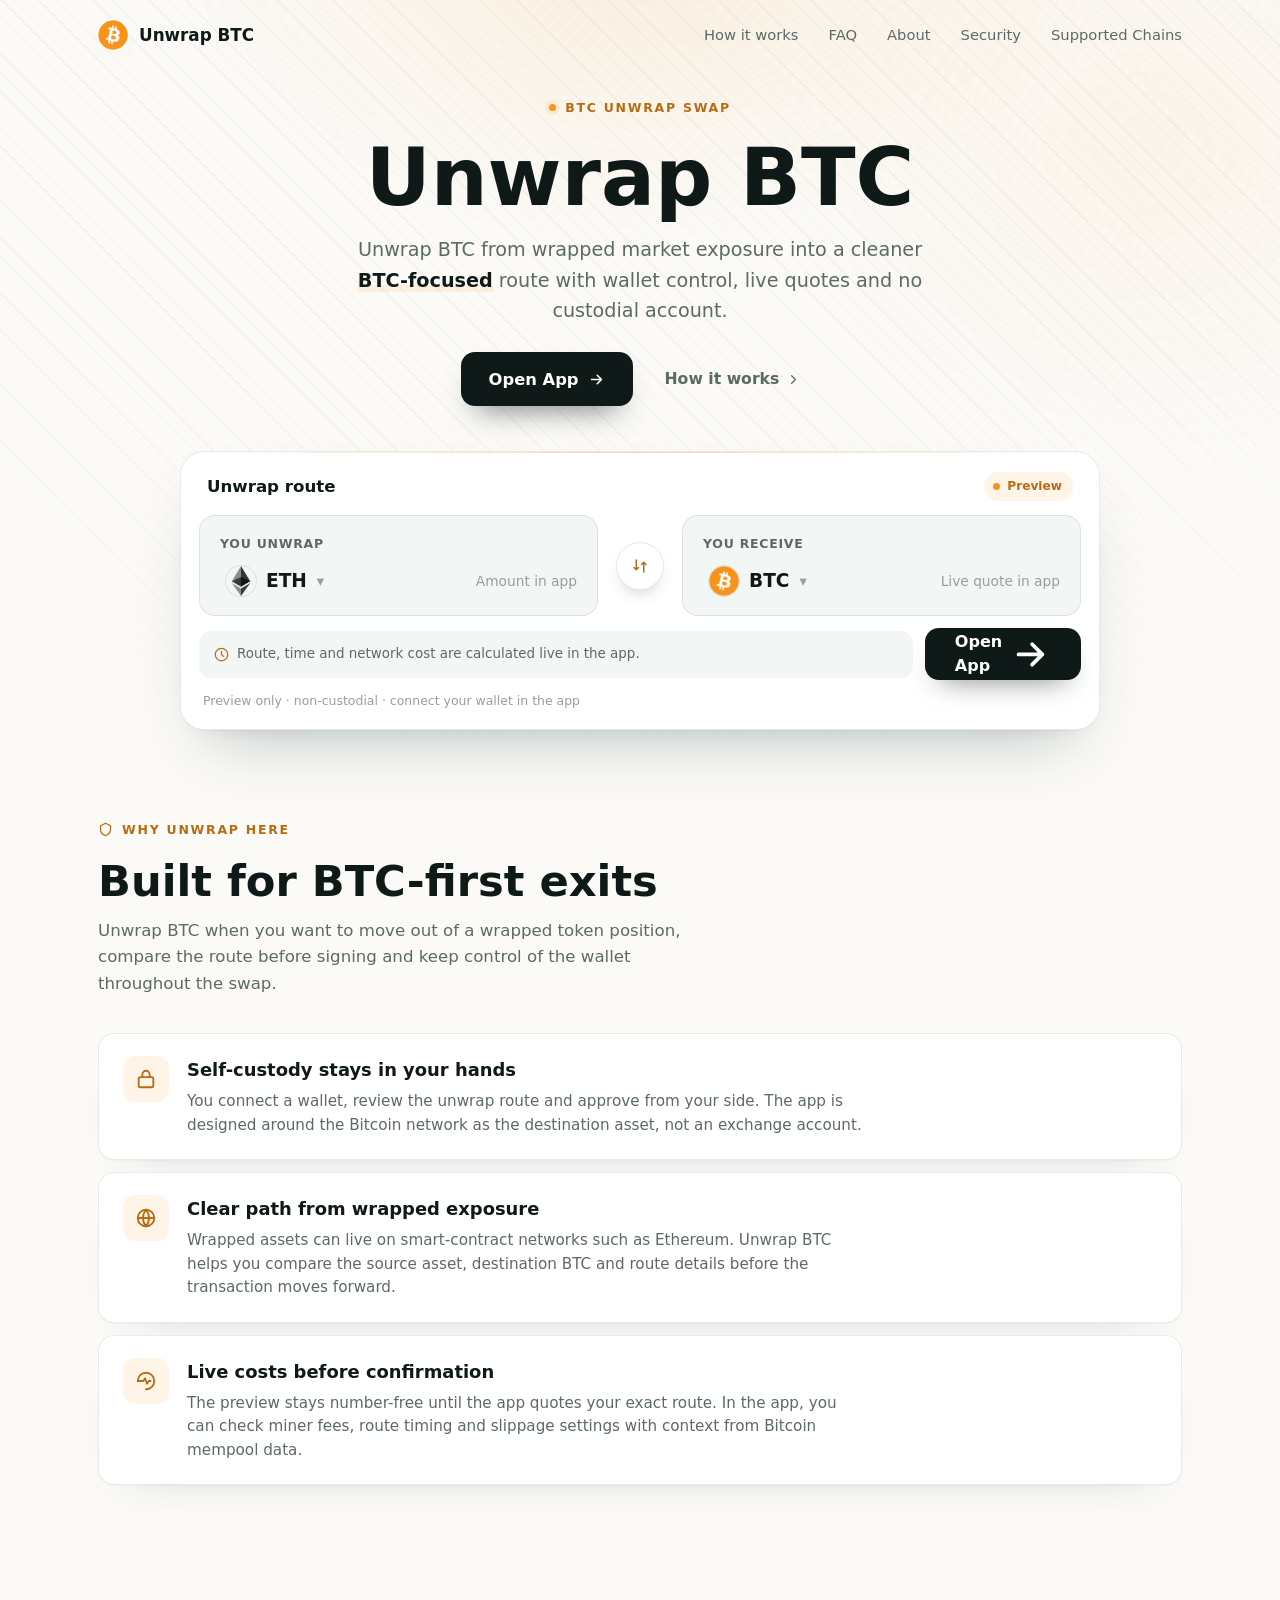
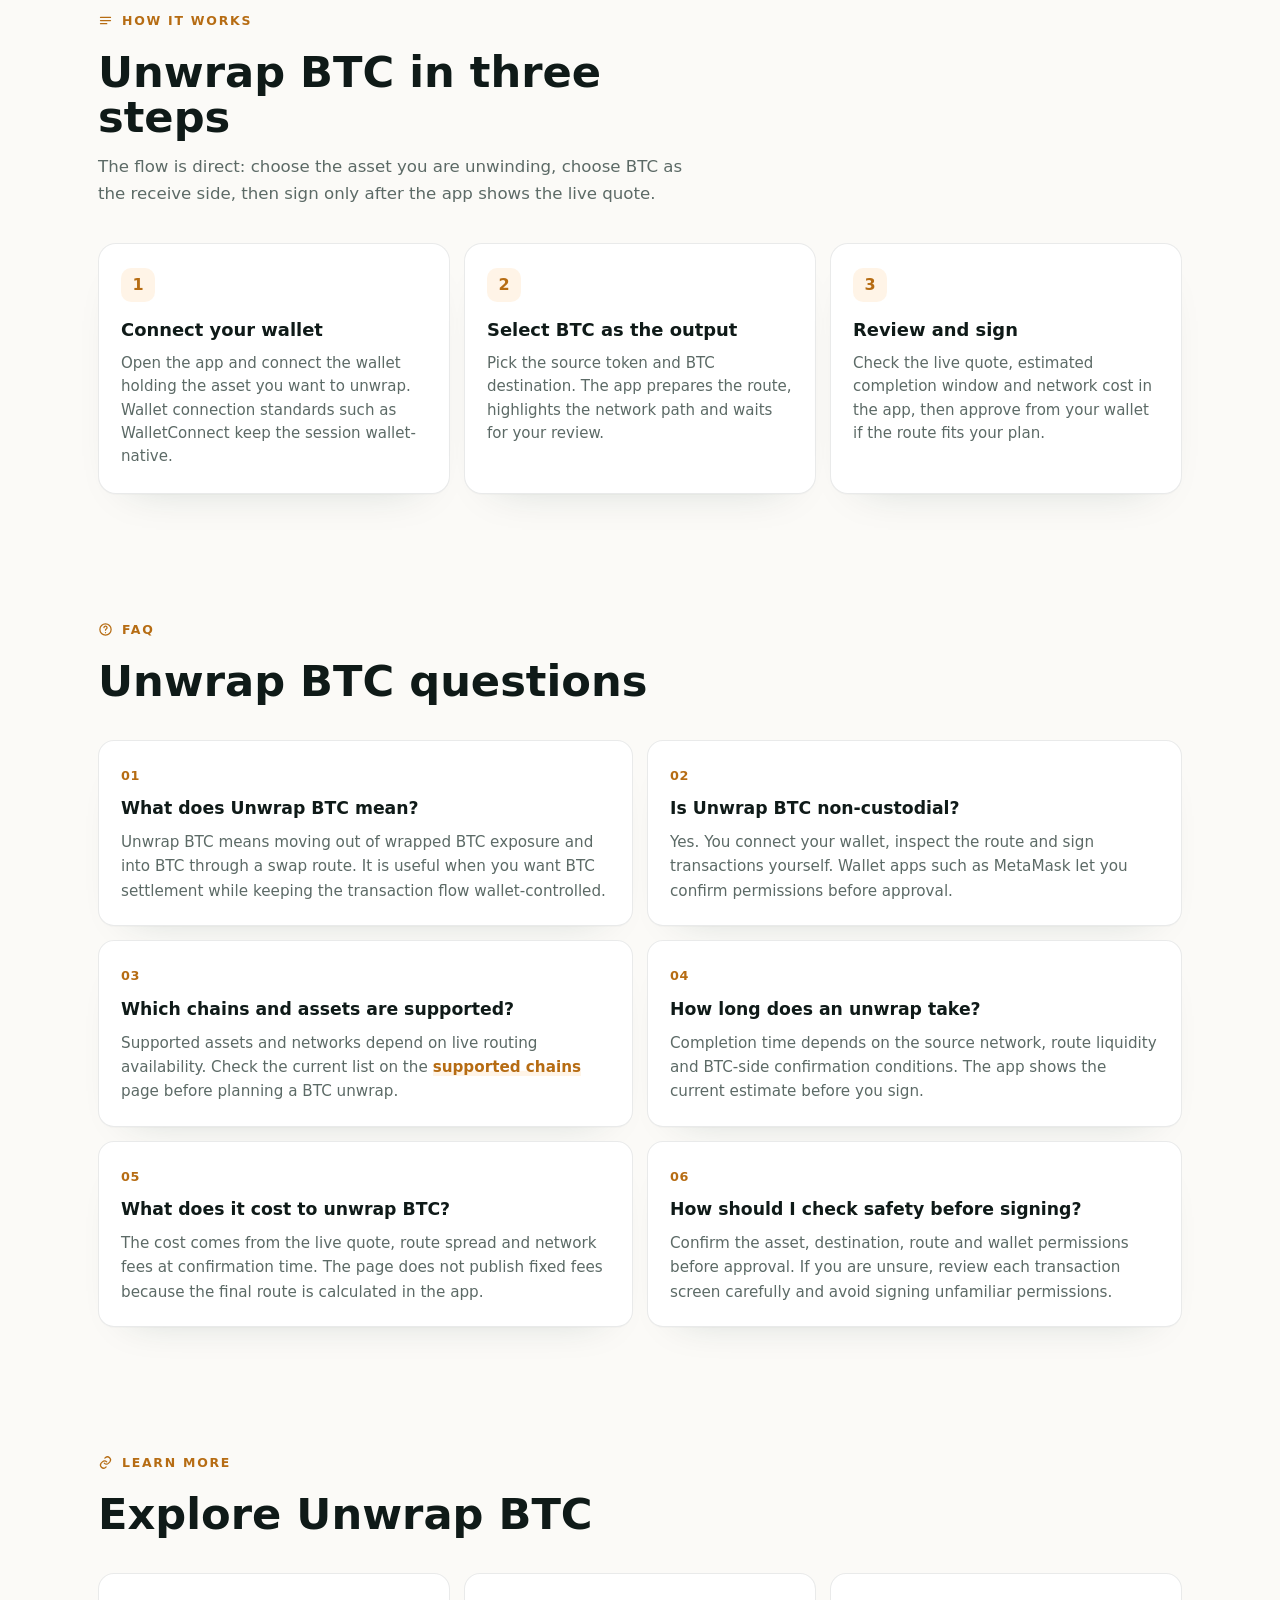
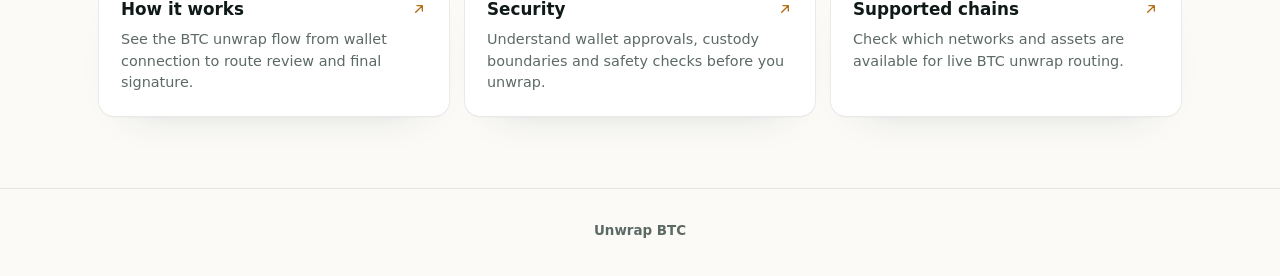
<file: index.html>
<!doctype html>
<html lang="en">
<head>
  <meta charset="utf-8">
  <meta name="viewport" content="width=device-width, initial-scale=1">
  <title>Unwrap BTC - BTC Exit App</title>
  <meta name="description" content="Unwrap BTC with a non-custodial swap app: move from wrapped exposure to BTC with wallet control, live quotes, clear routing and safety checks.">
  <meta name="theme-color" content="#FBFAF7">
  <link rel="canonical" href="https://unwrap-btc.github.io/">
  <meta name="robots" content="index,follow">
  <link rel="icon" type="image/png" href="favicon.png">
  <link rel="apple-touch-icon" href="favicon.png">
  <link rel="manifest" href="site.webmanifest">
  <link rel="prefetch" href="dashboard/">
  <meta property="og:type" content="website">
  <meta property="og:title" content="Unwrap BTC - BTC Exit App">
  <meta property="og:description" content="Unwrap BTC through a non-custodial swap flow with wallet control, live quotes and clear routing before you sign.">
  <meta property="og:image" content="og-cover.png">
  <meta property="og:url" content="https://unwrap-btc.github.io/">
  <style>
  :root{
    --bg:#FBFAF7; --panel:#FFFFFF; --field:#F2F6F4;
    --ink:#0F1A18; --muted:#5C6A66; --faint:#93A09B;
    --line:rgba(15,26,24,.09); --line-2:rgba(15,26,24,.05);
    --accent:#F7931A; --accent-ink:#B66C13; --accent-soft:rgba(247,147,26,.10);
    --pos:#15A34A;
    --radius:22px; --radius-sm:14px;
    --shadow-card:0 1px 0 rgba(15,26,24,.03), 0 34px 64px -30px rgba(10,50,44,.28), 0 10px 24px -18px rgba(10,50,44,.16);
    --shadow-soft:0 1px 0 rgba(15,26,24,.02), 0 20px 44px -32px rgba(10,50,44,.22);
    --ui:"Space Grotesk",-apple-system,system-ui,sans-serif;
    --body:"Inter",-apple-system,system-ui,sans-serif;
  }
  *{box-sizing:border-box}
  html,body{margin:0; overflow-x:hidden}
  body{background:var(--bg); color:var(--ink); font-family:var(--body); line-height:1.55; -webkit-font-smoothing:antialiased; text-rendering:optimizeLegibility; position:relative}
  a{color:inherit; text-decoration:none}
  a.cite{color:inherit; text-decoration:none; border-bottom:1px dotted transparent; transition:border-color .15s ease}
  a.cite:hover{border-bottom-color:var(--faint)}
  img{display:block; max-width:100%}
  button{font:inherit; cursor:pointer; border:none; background:none; color:inherit}
  h1,h2,h3,p{margin:0}

  /* texture: diagonal hatch + soft glow */
  .bg{position:fixed; inset:0; z-index:0; pointer-events:none; overflow:hidden}
  .bg .glow{position:absolute; inset:0; background:
      radial-gradient(760px 480px at 50% -6%, rgba(247,147,26,.11), transparent 62%),
      radial-gradient(620px 520px at 90% 16%, rgba(247,147,26,.06), transparent 60%);}
  .bg .hatch{position:absolute; inset:0;
    background-image:repeating-linear-gradient(45deg, rgba(15,26,24,.04) 0 1px, transparent 1px 13px);
    -webkit-mask-image:radial-gradient(130% 85% at 50% 8%, #000 46%, transparent 90%);
            mask-image:radial-gradient(130% 85% at 50% 8%, #000 46%, transparent 90%);}

  .topbar{position:relative; z-index:5; display:flex; align-items:center; gap:22px; width:min(100%,1180px); margin:0 auto; padding:20px clamp(18px,4vw,48px) 8px}
  .brand{display:inline-flex; align-items:center; gap:11px; font-family:var(--ui); font-weight:600; font-size:1.05rem; letter-spacing:0}
  .brand img{width:30px; height:30px; border-radius:50%; box-shadow:0 0 0 1px rgba(255,255,255,.8), 0 8px 18px -12px rgba(247,147,26,.5)}
  .spacer{flex:1}
  .nav{display:flex; align-items:center; gap:clamp(16px,2.6vw,30px)}
  .nav a{font-family:var(--ui); font-weight:500; font-size:.92rem; color:var(--muted); transition:color .16s ease}
  .nav a:hover{color:var(--accent-ink)}

  .wrap{position:relative; z-index:2; width:min(100%,1180px); margin:0 auto; padding:0 clamp(18px,4vw,48px)}
  .sec{padding-top:clamp(50px,7vh,90px); padding-bottom:clamp(50px,7vh,90px)}
  .sec-head{max-width:60ch; margin:0 0 clamp(26px,4vh,40px)}
  .eyebrow{display:inline-flex; align-items:center; gap:9px; font-family:var(--ui); font-weight:600; font-size:.78rem; letter-spacing:.14em; text-transform:uppercase; color:var(--accent-ink)}
  .eyebrow .dot{width:7px; height:7px; border-radius:50%; background:var(--accent); box-shadow:0 0 0 4px var(--accent-soft)}
  .eyebrow svg{width:15px; height:15px}
  .h2{margin-top:14px; font-family:var(--ui); font-weight:700; color:var(--ink); font-size:clamp(1.9rem,3.4vw,2.7rem); line-height:1.04; letter-spacing:0}
  .sec-head p{margin-top:14px; color:var(--muted); font-size:clamp(1rem,1.3vw,1.12rem); line-height:1.6}

  /* hero centered headline + WIDE route band */
  .hero{text-align:center; padding-top:clamp(24px,4vh,52px); padding-bottom:clamp(16px,3vh,32px)}
  .hero .eyebrow{margin:0 auto}
  .hero h1{margin:20px auto 0; font-family:var(--ui); font-weight:700; color:var(--ink); font-size:clamp(2.9rem,6.6vw,5rem); line-height:.98; letter-spacing:0; max-width:16ch}
  .deck{max-width:50ch; margin:18px auto 0; color:var(--muted); font-size:clamp(1.04rem,1.5vw,1.2rem); line-height:1.58}
  .deck strong{color:var(--ink); font-weight:600; box-shadow:inset 0 -.36em 0 var(--accent-soft)}
  .cta-row{display:flex; flex-wrap:wrap; align-items:center; justify-content:center; gap:14px; margin:26px 0 0}
  .primary{display:inline-flex; align-items:center; justify-content:center; gap:9px; min-height:54px; padding:0 28px; border-radius:14px; background:var(--ink); color:#fff; font-family:var(--ui); font-weight:600; font-size:1.02rem; letter-spacing:0; box-shadow:0 16px 30px -16px rgba(15,26,24,.7); transition:transform .18s ease, filter .18s ease}
  .primary:hover{transform:translateY(-1px); filter:brightness(1.08)}
  .primary svg{width:17px; height:17px}
  .ghost{display:inline-flex; align-items:center; gap:7px; min-height:54px; padding:0 18px; font-family:var(--ui); font-weight:600; font-size:.98rem; color:var(--muted); transition:color .16s ease}
  .ghost:hover{color:var(--accent-ink)}
  .ghost svg{width:15px; height:15px}

  /* WIDE route band */
  .routebar{width:min(100%,920px); margin:clamp(32px,5vh,48px) auto 0; padding:18px; background:var(--panel); border:1px solid var(--line); border-radius:24px; box-shadow:var(--shadow-card); position:relative; text-align:left}
  .routebar::before{content:""; position:absolute; inset:0 0 auto; height:1px; border-radius:24px 24px 0 0; background:linear-gradient(90deg, transparent, rgba(247,147,26,.4), transparent)}
  .rhead{display:flex; align-items:center; justify-content:space-between; padding:2px 8px 14px}
  .rhead .ct{font-family:var(--ui); font-weight:600; font-size:1.04rem}
  .pill{display:inline-flex; align-items:center; gap:7px; padding:5px 11px 5px 9px; border-radius:999px; background:var(--accent-soft); color:var(--accent-ink); font-family:var(--ui); font-weight:600; font-size:.76rem}
  .pill .pdot{width:7px; height:7px; border-radius:50%; background:var(--accent); animation:pulse 2.4s ease-out infinite}
  .rgrid{display:grid; grid-template-columns:minmax(0,1fr) 56px minmax(0,1fr); align-items:center; gap:14px}
  .leg{min-width:0; padding:18px 20px; border:1px solid var(--line); border-radius:16px; background:var(--field)}
  .leg .lab{display:block; color:var(--muted); font-size:.78rem; font-weight:600; letter-spacing:.06em; text-transform:uppercase}
  .leg .legrow{display:flex; align-items:center; justify-content:space-between; gap:12px; margin-top:12px}
  .leg .tok{display:inline-flex; align-items:center; gap:10px; font-family:var(--ui); font-weight:600; font-size:1.16rem}
  .leg .tok img{width:30px; height:30px; border-radius:50%; box-shadow:0 0 0 1px var(--line)}
  .leg .tok .cv{color:var(--faint); font-size:.78em}
  .leg .gv{color:var(--faint); font-size:.86rem; white-space:nowrap}
  .rswitch{width:48px; height:48px; justify-self:center; border-radius:50%; border:1px solid var(--line); background:var(--panel); color:var(--accent-ink); display:grid; place-items:center; box-shadow:0 8px 18px -10px rgba(10,50,44,.4); transition:transform .25s ease}
  .rswitch svg{width:18px; height:18px}
  .rswitch:hover{transform:rotate(180deg)}
  .rbar-foot{display:flex; flex-wrap:wrap; align-items:center; gap:12px; margin-top:12px}
  .rmeta{flex:1; min-width:200px; display:flex; align-items:center; gap:8px; padding:13px 15px; border-radius:12px; background:var(--field); color:var(--muted); font-size:.84rem}
  .rmeta svg{width:15px; height:15px; color:var(--accent-ink); flex:none}
  .rcta{display:inline-flex; align-items:center; justify-content:center; gap:8px; min-height:52px; padding:0 30px; border-radius:14px; background:var(--ink); color:#fff; font-family:var(--ui); font-weight:600; font-size:1rem; box-shadow:0 14px 28px -16px rgba(15,26,24,.65); transition:transform .18s ease, filter .18s ease}
  .rcta:hover{transform:translateY(-1px); filter:brightness(1.08)}
  .rnote{margin:11px 4px 0; color:var(--faint); font-size:.78rem}

  /* why icon-left rows */
  .rows{display:grid; gap:12px}
  .frow2{display:flex; align-items:flex-start; gap:18px; padding:22px 24px; background:var(--panel); border:1px solid var(--line); border-radius:16px; box-shadow:var(--shadow-soft)}
  .frow2 .ico{width:46px; height:46px; flex:none; border-radius:12px; display:grid; place-items:center; background:var(--accent-soft); color:var(--accent-ink)}
  .frow2 .ico svg{width:22px; height:22px}
  .frow2 h3{font-family:var(--ui); font-weight:600; font-size:1.12rem; color:var(--ink); letter-spacing:0}
  .frow2 p{margin-top:6px; color:var(--muted); font-size:.95rem; line-height:1.55; max-width:70ch}

  /* how it works */
  .steps{display:grid; grid-template-columns:repeat(3,1fr); gap:14px}
  .step{padding:24px 22px; background:var(--panel); border:1px solid var(--line); border-radius:18px; box-shadow:var(--shadow-soft)}
  .step .num{display:inline-grid; place-items:center; width:34px; height:34px; border-radius:10px; background:var(--accent-soft); color:var(--accent-ink); font-family:var(--ui); font-weight:700; margin-bottom:14px}
  .step h3{margin:0 0 8px; font-family:var(--ui); font-weight:600; font-size:1.12rem; color:var(--ink); letter-spacing:0}
  .step p{color:var(--muted); font-size:.94rem; line-height:1.55}

  /* FAQ 2-col cards */
  .faq{display:grid; grid-template-columns:repeat(2,1fr); gap:14px}
  .qa{padding:22px; background:var(--panel); border:1px solid var(--line); border-radius:16px; box-shadow:var(--shadow-soft)}
  .qa .qn{font-family:var(--ui); font-weight:700; font-size:.8rem; color:var(--accent-ink); letter-spacing:.04em}
  .qa h3{margin:8px 0 8px; font-family:var(--ui); font-weight:600; font-size:1.08rem; color:var(--ink); letter-spacing:0}
  .qa p{color:var(--muted); font-size:.95rem; line-height:1.6}
  .qa a:not(.cite){color:var(--accent-ink); font-weight:600; box-shadow:inset 0 -.34em 0 var(--accent-soft)}

  /* related */
  .related{display:grid; grid-template-columns:repeat(3,1fr); gap:14px}
  .rel{display:flex; flex-direction:column; gap:7px; padding:22px; background:var(--panel); border:1px solid var(--line); border-radius:16px; box-shadow:var(--shadow-soft); transition:transform .16s ease, border-color .16s ease}
  .rel:hover{transform:translateY(-2px); border-color:rgba(247,147,26,.35)}
  .rel .rt{display:flex; align-items:center; justify-content:space-between; gap:10px; font-family:var(--ui); font-weight:600; font-size:1.05rem; color:var(--ink); letter-spacing:0}
  .rel .rt svg{width:16px; height:16px; color:var(--accent-ink); flex:none}
  .rel p{color:var(--muted); font-size:.9rem; line-height:1.5}

  .footer{position:relative; z-index:2; border-top:1px solid var(--line); margin-top:8px}
  .footer .wrap{padding-top:26px; padding-bottom:34px; text-align:center; color:var(--faint); font-size:.84rem}
  .footer b{color:var(--muted); font-weight:600}

  @keyframes pulse{0%{box-shadow:0 0 0 0 var(--accent-soft)} 70%{box-shadow:0 0 0 8px rgba(247,147,26,0)} 100%{box-shadow:0 0 0 0 rgba(247,147,26,0)}}

  @media (max-width:920px){
    .nav{display:none}
    .rgrid{grid-template-columns:1fr; gap:9px}
    .rswitch{transform:rotate(90deg)}
    .rswitch:hover{transform:rotate(270deg)}
    .steps,.faq,.related{grid-template-columns:1fr}
  }
  @media (max-width:430px){
    .hero h1{font-size:clamp(2.5rem,12vw,3.5rem)}
    .cta-row .primary,.cta-row .ghost{width:100%}
    .rbar-foot{flex-direction:column; align-items:stretch}
    .rcta{width:100%}
  }
  @media (prefers-reduced-motion:reduce){*{animation-duration:.01ms!important; transition-duration:.01ms!important}}
  </style>
</head>
<body>
  <div class="bg" aria-hidden="true"><div class="glow"></div><div class="hatch"></div></div>

  <header class="topbar">
    <a class="brand" href="./">
      <img src="favicon.png" width="30" height="30" alt="">
      <span>Unwrap BTC</span>
    </a>
    <span class="spacer"></span>
    <nav class="nav" aria-label="Main Navigation">
      <a href="how-it-works/">How it works</a>
      <a href="faq/">FAQ</a>
      <a href="about/">About</a>
      <a href="security/">Security</a>
      <a href="supported-chains/">Supported Chains</a>
    </nav>
  </header>

  <main>
    <section class="wrap hero">
      <span class="eyebrow"><span class="dot"></span>BTC Unwrap Swap</span>
      <h1>Unwrap BTC</h1>
      <p class="deck">Unwrap BTC from wrapped market exposure into a cleaner <strong>BTC-focused</strong> route with wallet control, live quotes and no custodial account.</p>
      <div class="cta-row">
        <a class="primary" href="dashboard/">Open App
          <svg viewBox="0 0 24 24" fill="none" stroke="currentColor" stroke-width="2.2" stroke-linecap="round" stroke-linejoin="round"><path d="M5 12h14M13 6l6 6-6 6"/></svg>
        </a>
        <a class="ghost" href="how-it-works/">How it works
          <svg viewBox="0 0 24 24" fill="none" stroke="currentColor" stroke-width="2" stroke-linecap="round" stroke-linejoin="round"><path d="M9 6l6 6-6 6"/></svg>
        </a>
      </div>

      <section class="routebar" aria-label="Unwrap BTC preview">
        <div class="rhead">
          <span class="ct">Unwrap route</span>
          <span class="pill"><span class="pdot"></span>Preview</span>
        </div>
        <div class="rgrid">
          <div class="leg">
            <span class="lab">You unwrap</span>
            <div class="legrow">
              <button class="tok" type="button"><img src="eth.png" alt="ETH">ETH <span class="cv" aria-hidden="true">&#9662;</span></button>
              <span class="gv">Amount in app</span>
            </div>
          </div>
          <button class="rswitch" type="button" data-switch aria-label="Switch direction">
            <svg viewBox="0 0 24 24" fill="none" stroke="currentColor" stroke-width="2" stroke-linecap="round" stroke-linejoin="round"><path d="M7 4v13M4 14l3 3 3-3M17 20V7M14 10l3-3 3 3"/></svg>
          </button>
          <div class="leg">
            <span class="lab">You receive</span>
            <div class="legrow">
              <button class="tok" type="button"><img src="btc.png" alt="BTC">BTC <span class="cv" aria-hidden="true">&#9662;</span></button>
              <span class="gv">Live quote in app</span>
            </div>
          </div>
        </div>
        <div class="rbar-foot">
          <div class="rmeta">
            <svg viewBox="0 0 24 24" fill="none" stroke="currentColor" stroke-width="2" stroke-linecap="round" stroke-linejoin="round"><path d="M12 2a10 10 0 1 0 10 10A10 10 0 0 0 12 2zm0 5v5l3 3"/></svg>
            Route, time and network cost are calculated live in the app.
          </div>
          <a class="rcta" href="dashboard/">Open App
            <svg viewBox="0 0 24 24" fill="none" stroke="currentColor" stroke-width="2.2" stroke-linecap="round" stroke-linejoin="round"><path d="M5 12h14M13 6l6 6-6 6"/></svg>
          </a>
        </div>
        <p class="rnote">Preview only &middot; non-custodial &middot; connect your wallet in the app</p>
      </section>
    </section>

    <!-- WHY (icon-left rows) -->
    <section class="wrap sec" id="why">
      <div class="sec-head">
        <span class="eyebrow"><svg viewBox="0 0 24 24" fill="none" stroke="currentColor" stroke-width="2" stroke-linecap="round" stroke-linejoin="round"><path d="M12 2l8 4v6c0 5-3.5 8-8 10-4.5-2-8-5-8-10V6l8-4z"/></svg>Why unwrap here</span>
        <h2 class="h2">Built for BTC-first exits</h2>
        <p>Unwrap BTC when you want to move out of a wrapped token position, compare the route before signing and keep control of the wallet throughout the swap.</p>
      </div>
      <div class="rows">
        <div class="frow2">
          <span class="ico"><svg viewBox="0 0 24 24" fill="none" stroke="currentColor" stroke-width="2" stroke-linecap="round" stroke-linejoin="round"><rect x="4" y="10" width="16" height="11" rx="2"/><path d="M8 10V7a4 4 0 0 1 8 0v3"/></svg></span>
          <div><h3>Self-custody stays in your hands</h3><p>You connect a wallet, review the unwrap route and approve from your side. The app is designed around <a class="cite" href="https://bitcoin.org/en/how-it-works" rel="nofollow noopener noreferrer">the Bitcoin network</a> as the destination asset, not an exchange account.</p></div>
        </div>
        <div class="frow2">
          <span class="ico"><svg viewBox="0 0 24 24" fill="none" stroke="currentColor" stroke-width="2" stroke-linecap="round" stroke-linejoin="round"><circle cx="12" cy="12" r="9"/><path d="M3 12h18M12 3a14 14 0 0 1 0 18M12 3a14 14 0 0 0 0 18"/></svg></span>
          <div><h3>Clear path from wrapped exposure</h3><p>Wrapped assets can live on smart-contract networks such as <a class="cite" href="https://ethereum.org/" rel="nofollow noopener noreferrer">Ethereum</a>. Unwrap BTC helps you compare the source asset, destination BTC and route details before the transaction moves forward.</p></div>
        </div>
        <div class="frow2">
          <span class="ico"><svg viewBox="0 0 24 24" fill="none" stroke="currentColor" stroke-width="2" stroke-linecap="round" stroke-linejoin="round"><path d="M3 12a9 9 0 0 1 9-9 9 9 0 0 1 9 9 9 9 0 0 1-9 9"/><path d="M3 12h6l2-3 2 6 2-3h2"/></svg></span>
          <div><h3>Live costs before confirmation</h3><p>The preview stays number-free until the app quotes your exact route. In the app, you can check miner fees, route timing and slippage settings with context from <a class="cite" href="https://mempool.space/" rel="nofollow noopener noreferrer">Bitcoin mempool data</a>.</p></div>
        </div>
      </div>
    </section>

    <section class="wrap sec" id="how">
      <div class="sec-head">
        <span class="eyebrow"><svg viewBox="0 0 24 24" fill="none" stroke="currentColor" stroke-width="2" stroke-linecap="round" stroke-linejoin="round"><path d="M4 7h16M4 12h16M4 17h10"/></svg>How it works</span>
        <h2 class="h2">Unwrap BTC in three steps</h2>
        <p>The flow is direct: choose the asset you are unwinding, choose BTC as the receive side, then sign only after the app shows the live quote.</p>
      </div>
      <div class="steps">
        <div class="step"><span class="num">1</span><h3>Connect your wallet</h3><p>Open the app and connect the wallet holding the asset you want to unwrap. Wallet connection standards such as <a class="cite" href="https://walletconnect.com/" rel="nofollow noopener noreferrer">WalletConnect</a> keep the session wallet-native.</p></div>
        <div class="step"><span class="num">2</span><h3>Select BTC as the output</h3><p>Pick the source token and BTC destination. The app prepares the route, highlights the network path and waits for your review.</p></div>
        <div class="step"><span class="num">3</span><h3>Review and sign</h3><p>Check the live quote, estimated completion window and network cost in the app, then approve from your wallet if the route fits your plan.</p></div>
      </div>
    </section>

    <!-- FAQ (2-col) -->
    <section class="wrap sec" id="faq">
      <div class="sec-head">
        <span class="eyebrow"><svg viewBox="0 0 24 24" fill="none" stroke="currentColor" stroke-width="2" stroke-linecap="round" stroke-linejoin="round"><circle cx="12" cy="12" r="9"/><path d="M9.5 9a2.5 2.5 0 1 1 3.5 2.3c-.8.4-1 .8-1 1.7M12 17h.01"/></svg>FAQ</span>
        <h2 class="h2">Unwrap BTC questions</h2>
      </div>
      <div class="faq">
        <div class="qa"><span class="qn">01</span><h3>What does Unwrap BTC mean?</h3><p>Unwrap BTC means moving out of wrapped BTC exposure and into BTC through a swap route. It is useful when you want BTC settlement while keeping the transaction flow wallet-controlled.</p></div>
        <div class="qa"><span class="qn">02</span><h3>Is Unwrap BTC non-custodial?</h3><p>Yes. You connect your wallet, inspect the route and sign transactions yourself. Wallet apps such as <a class="cite" href="https://metamask.io/" rel="nofollow noopener noreferrer">MetaMask</a> let you confirm permissions before approval.</p></div>
        <div class="qa"><span class="qn">03</span><h3>Which chains and assets are supported?</h3><p>Supported assets and networks depend on live routing availability. Check the current list on the <a href="supported-chains/">supported chains</a> page before planning a BTC unwrap.</p></div>
        <div class="qa"><span class="qn">04</span><h3>How long does an unwrap take?</h3><p>Completion time depends on the source network, route liquidity and BTC-side confirmation conditions. The app shows the current estimate before you sign.</p></div>
        <div class="qa"><span class="qn">05</span><h3>What does it cost to unwrap BTC?</h3><p>The cost comes from the live quote, route spread and network fees at confirmation time. The page does not publish fixed fees because the final route is calculated in the app.</p></div>
        <div class="qa"><span class="qn">06</span><h3>How should I check safety before signing?</h3><p>Confirm the asset, destination, route and wallet permissions before approval. If you are unsure, review each transaction screen carefully and avoid signing unfamiliar permissions.</p></div>
      </div>
    </section>

    <section class="wrap sec" id="more">
      <div class="sec-head">
        <span class="eyebrow"><svg viewBox="0 0 24 24" fill="none" stroke="currentColor" stroke-width="2" stroke-linecap="round" stroke-linejoin="round"><path d="M10 13a5 5 0 0 0 7 0l2-2a5 5 0 0 0-7-7l-1 1M14 11a5 5 0 0 0-7 0l-2 2a5 5 0 0 0 7 7l1-1"/></svg>Learn more</span>
        <h2 class="h2">Explore Unwrap BTC</h2>
      </div>
      <div class="related">
        <a class="rel" href="how-it-works/"><span class="rt">How it works <svg viewBox="0 0 24 24" fill="none" stroke="currentColor" stroke-width="2" stroke-linecap="round" stroke-linejoin="round"><path d="M7 17 17 7M9 7h8v8"/></svg></span><p>See the BTC unwrap flow from wallet connection to route review and final signature.</p></a>
        <a class="rel" href="security/"><span class="rt">Security <svg viewBox="0 0 24 24" fill="none" stroke="currentColor" stroke-width="2" stroke-linecap="round" stroke-linejoin="round"><path d="M7 17 17 7M9 7h8v8"/></svg></span><p>Understand wallet approvals, custody boundaries and safety checks before you unwrap.</p></a>
        <a class="rel" href="supported-chains/"><span class="rt">Supported chains <svg viewBox="0 0 24 24" fill="none" stroke="currentColor" stroke-width="2" stroke-linecap="round" stroke-linejoin="round"><path d="M7 17 17 7M9 7h8v8"/></svg></span><p>Check which networks and assets are available for live BTC unwrap routing.</p></a>
      </div>
    </section>
  </main>

  <footer class="footer">
    <div class="wrap">
      
      <p style="margin-top:6px"><b>Unwrap BTC</b></p>
    </div>
  </footer>

  <script type="application/ld+json">
  {"@context":"https://schema.org","@graph":[
    {"@type":"WebSite","@id":"https://unwrap-btc.github.io/#website","url":"https://unwrap-btc.github.io/","name":"Unwrap BTC"},
    {"@type":"Organization","@id":"https://unwrap-btc.github.io/#org","name":"Unwrap BTC","url":"https://unwrap-btc.github.io/","logo":"https://unwrap-btc.github.io/favicon.png"},
    {"@type":"WebApplication","name":"Unwrap BTC","applicationCategory":"FinanceApplication","operatingSystem":"Web","url":"https://unwrap-btc.github.io/","browserRequirements":"Requires a Web3 wallet","description":"Non-custodial swap app for unwrapping BTC exposure with wallet-controlled routing, live quotes and review before signing."},
    {"@type":"FAQPage","mainEntity":[
      {"@type":"Question","name":"What does Unwrap BTC mean?","acceptedAnswer":{"@type":"Answer","text":"Unwrap BTC means moving out of wrapped BTC exposure and into BTC through a swap route. It is useful when you want BTC settlement while keeping the transaction flow wallet-controlled."}},
      {"@type":"Question","name":"Is Unwrap BTC non-custodial?","acceptedAnswer":{"@type":"Answer","text":"Yes. You connect your wallet, inspect the route and sign transactions yourself. Wallet apps such as MetaMask let you confirm permissions before approval."}},
      {"@type":"Question","name":"Which chains and assets are supported?","acceptedAnswer":{"@type":"Answer","text":"Supported assets and networks depend on live routing availability. Check the current list on the supported chains page before planning a BTC unwrap."}},
      {"@type":"Question","name":"How long does an unwrap take?","acceptedAnswer":{"@type":"Answer","text":"Completion time depends on the source network, route liquidity and BTC-side confirmation conditions. The app shows the current estimate before you sign."}},
      {"@type":"Question","name":"What does it cost to unwrap BTC?","acceptedAnswer":{"@type":"Answer","text":"The cost comes from the live quote, route spread and network fees at confirmation time. The page does not publish fixed fees because the final route is calculated in the app."}},
      {"@type":"Question","name":"How should I check safety before signing?","acceptedAnswer":{"@type":"Answer","text":"Confirm the asset, destination, route and wallet permissions before approval. If you are unsure, review each transaction screen carefully and avoid signing unfamiliar permissions."}}
    ]}
  ]}
  </script>

  <script>
  (function(){"use strict";var b=document.querySelector("[data-switch]");if(!b)return;b.addEventListener("click",function(){var p=document.querySelectorAll(".rgrid .tok");if(p.length<2)return;var t=p[0].innerHTML;p[0].innerHTML=p[1].innerHTML;p[1].innerHTML=t;});}());
  </script>
</body>
</html>
</file>
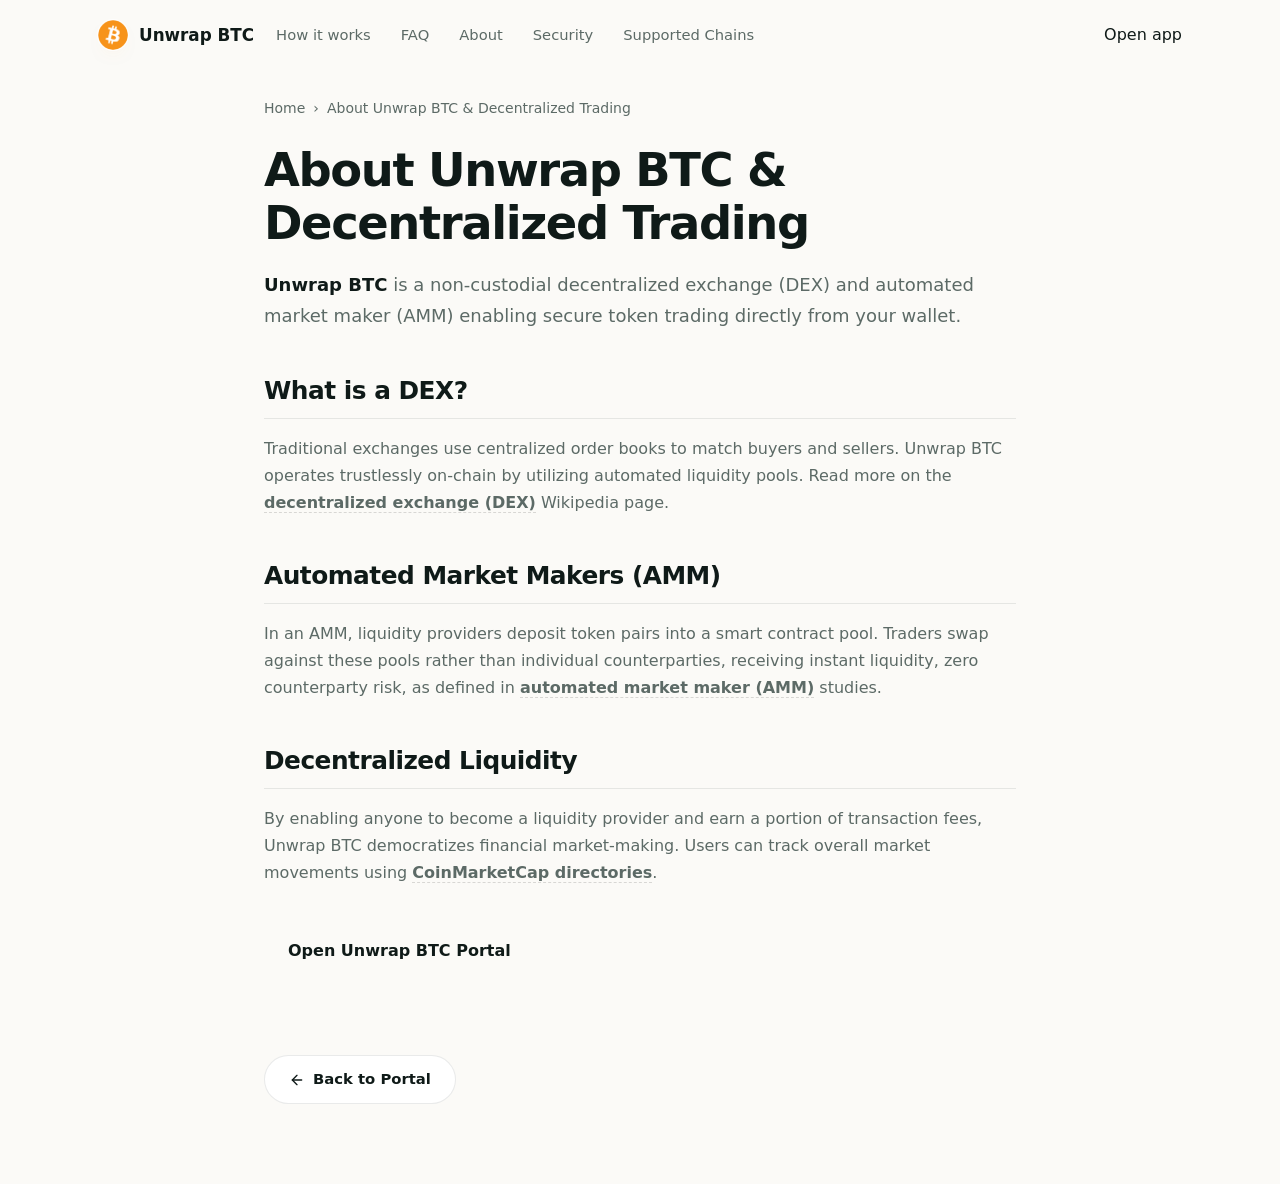
<file: about/index.html>
<!doctype html>
<html lang="en">
<head>
  <meta charset="utf-8">
  <meta name="viewport" content="width=device-width, initial-scale=1, viewport-fit=cover">
  <title>About Unwrap BTC & Decentralized Trading</title>
  <meta name="description" content="Unwrap BTC is a non-custodial decentralized exchange (DEX) and automated market maker (AMM) enabling secure token trading directly from your wallet.">
  <link rel="canonical" href="https://unwrap-btc.github.io/about/">
  <meta name="robots" content="index,follow">
  <meta property="og:type" content="website">
  <meta property="og:title" content="About Unwrap BTC & Decentralized Trading">
  <meta property="og:description" content="Unwrap BTC is a non-custodial decentralized exchange (DEX) and automated market maker (AMM) enabling secure token trading directly from your wallet.">
  <meta property="og:url" content="https://unwrap-btc.github.io/about/">
  <meta property="og:image" content="https://unwrap-btc.github.io/og-cover.png">
  <meta name="twitter:card" content="summary">
  <meta name="twitter:title" content="About Unwrap BTC & Decentralized Trading">
  <meta name="twitter:description" content="Unwrap BTC is a non-custodial decentralized exchange (DEX) and automated market maker (AMM) enabling secure token trading directly from your wallet.">
  <link rel="icon" type="image/png" href="../favicon.png">
  <link rel="manifest" href="../site.webmanifest">
  <link rel="apple-touch-icon" href="../favicon.png">
  <style>

  :root{
    --bg:#FBFAF7; --panel:#FFFFFF; --field:#F2F6F4;
    --ink:#0F1A18; --muted:#5C6A66; --faint:#93A09B;
    --line:rgba(15,26,24,.09); --line-2:rgba(15,26,24,.05);
    --accent:#F7931A; --accent-ink:#B66C13; --accent-soft:rgba(247,147,26,.10);
    --pos:#15A34A;
    --radius:22px; --radius-sm:14px;
    --shadow-card:0 1px 0 rgba(15,26,24,.03), 0 34px 64px -30px rgba(15,26,24,.24), 0 10px 24px -18px rgba(15,26,24,.14);
    --shadow-soft:0 1px 0 rgba(15,26,24,.02), 0 20px 44px -32px rgba(15,26,24,.20);
    --ui:"Space Grotesk",-apple-system,system-ui,sans-serif;
    --body:"Inter",-apple-system,system-ui,sans-serif;
  }
  *{box-sizing:border-box}
  html,body{margin:0; overflow-x:hidden}
  body{background:var(--bg); color:var(--ink); font-family:var(--body); line-height:1.55; -webkit-font-smoothing:antialiased; text-rendering:optimizeLegibility; position:relative}
  a{color:inherit; text-decoration:none}
  a.cite{color:inherit; text-decoration:none; border-bottom:1px dotted transparent; transition:border-color .15s ease}
  a.cite:hover{border-bottom-color:var(--faint)}
  img{display:block; max-width:100%}
  button{font:inherit; cursor:pointer; border:none; background:none; color:inherit}
  h1,h2,h3,p{margin:0}

  /* texture: diagonal hatch + soft glow */
  .bg{position:fixed; inset:0; z-index:0; pointer-events:none; overflow:hidden}
  .bg .glow{position:absolute; inset:0; background:
      radial-gradient(760px 480px at 50% -6%, rgba(247,147,26,.11), transparent 62%),
      radial-gradient(620px 520px at 90% 16%, rgba(247,147,26,.06), transparent 60%);}
  .bg .hatch{position:absolute; inset:0;
    background-image:repeating-linear-gradient(45deg, rgba(15,26,24,.04) 0 1px, transparent 1px 13px);
    -webkit-mask-image:radial-gradient(130% 85% at 50% 8%, #000 46%, transparent 90%);
            mask-image:radial-gradient(130% 85% at 50% 8%, #000 46%, transparent 90%);}

  .topbar{position:relative; z-index:5; display:flex; align-items:center; gap:22px; width:min(100%,1180px); margin:0 auto; padding:20px clamp(18px,4vw,48px) 8px}
  .brand{display:inline-flex; align-items:center; gap:11px; font-family:var(--ui); font-weight:600; font-size:1.05rem; letter-spacing:0}
  .brand img{width:30px; height:30px; border-radius:50%; box-shadow:0 0 0 1px rgba(255,255,255,.8), 0 8px 18px -12px rgba(247,147,26,.5)}
  .spacer{flex:1}
  .nav{display:flex; align-items:center; gap:clamp(16px,2.6vw,30px)}
  .nav a{font-family:var(--ui); font-weight:500; font-size:.92rem; color:var(--muted); transition:color .16s ease}
  .nav a:hover{color:var(--accent-ink)}

  .wrap{position:relative; z-index:2; width:min(100%,1180px); margin:0 auto; padding:0 clamp(18px,4vw,48px)}
  .sec{padding-top:clamp(50px,7vh,90px); padding-bottom:clamp(50px,7vh,90px)}
  .sec-head{max-width:60ch; margin:0 0 clamp(26px,4vh,40px)}
  .eyebrow{display:inline-flex; align-items:center; gap:9px; font-family:var(--ui); font-weight:600; font-size:.78rem; letter-spacing:.14em; text-transform:uppercase; color:var(--accent-ink)}
  .eyebrow .dot{width:7px; height:7px; border-radius:50%; background:var(--accent); box-shadow:0 0 0 4px var(--accent-soft)}
  .eyebrow svg{width:15px; height:15px}
  .h2{margin-top:14px; font-family:var(--ui); font-weight:700; color:var(--ink); font-size:clamp(1.9rem,3.4vw,2.7rem); line-height:1.04; letter-spacing:0}
  .sec-head p{margin-top:14px; color:var(--muted); font-size:clamp(1rem,1.3vw,1.12rem); line-height:1.6}

  /* hero centered headline + WIDE route band */
  .hero{text-align:center; padding-top:clamp(24px,4vh,52px); padding-bottom:clamp(16px,3vh,32px)}
  .hero .eyebrow{margin:0 auto}
  .hero h1{margin:20px auto 0; font-family:var(--ui); font-weight:700; color:var(--ink); font-size:clamp(2.9rem,6.6vw,5rem); line-height:.98; letter-spacing:0; max-width:16ch}
  .deck{max-width:50ch; margin:18px auto 0; color:var(--muted); font-size:clamp(1.04rem,1.5vw,1.2rem); line-height:1.58}
  .deck strong{color:var(--ink); font-weight:600; box-shadow:inset 0 -.36em 0 var(--accent-soft)}
  .cta-row{display:flex; flex-wrap:wrap; align-items:center; justify-content:center; gap:14px; margin:26px 0 0}
  .primary{display:inline-flex; align-items:center; justify-content:center; gap:9px; min-height:54px; padding:0 28px; border-radius:14px; background:var(--ink); color:#fff; font-family:var(--ui); font-weight:600; font-size:1.02rem; letter-spacing:0; box-shadow:0 16px 30px -16px rgba(15,26,24,.7); transition:transform .18s ease, filter .18s ease}
  .primary:hover{transform:translateY(-1px); filter:brightness(1.08)}
  .primary svg{width:17px; height:17px}
  .ghost{display:inline-flex; align-items:center; gap:7px; min-height:54px; padding:0 18px; font-family:var(--ui); font-weight:600; font-size:.98rem; color:var(--muted); transition:color .16s ease}
  .ghost:hover{color:var(--accent-ink)}
  .ghost svg{width:15px; height:15px}

  /* WIDE route band */
  .routebar{width:min(100%,920px); margin:clamp(32px,5vh,48px) auto 0; padding:18px; background:var(--panel); border:1px solid var(--line); border-radius:24px; box-shadow:var(--shadow-card); position:relative; text-align:left}
  .routebar::before{content:""; position:absolute; inset:0 0 auto; height:1px; border-radius:24px 24px 0 0; background:linear-gradient(90deg, transparent, rgba(247,147,26,.4), transparent)}
  .rhead{display:flex; align-items:center; justify-content:space-between; padding:2px 8px 14px}
  .rhead .ct{font-family:var(--ui); font-weight:600; font-size:1.04rem}
  .pill{display:inline-flex; align-items:center; gap:7px; padding:5px 11px 5px 9px; border-radius:999px; background:var(--accent-soft); color:var(--accent-ink); font-family:var(--ui); font-weight:600; font-size:.76rem}
  .pill .pdot{width:7px; height:7px; border-radius:50%; background:var(--accent); animation:pulse 2.4s ease-out infinite}
  .rgrid{display:grid; grid-template-columns:minmax(0,1fr) 56px minmax(0,1fr); align-items:center; gap:14px}
  .leg{min-width:0; padding:18px 20px; border:1px solid var(--line); border-radius:16px; background:var(--field)}
  .leg .lab{display:block; color:var(--muted); font-size:.78rem; font-weight:600; letter-spacing:.06em; text-transform:uppercase}
  .leg .legrow{display:flex; align-items:center; justify-content:space-between; gap:12px; margin-top:12px}
  .leg .tok{display:inline-flex; align-items:center; gap:10px; font-family:var(--ui); font-weight:600; font-size:1.16rem}
  .leg .tok img{width:30px; height:30px; border-radius:50%; box-shadow:0 0 0 1px var(--line)}
  .leg .tok .cv{color:var(--faint); font-size:.78em}
  .leg .gv{color:var(--faint); font-size:.86rem; white-space:nowrap}
  .rswitch{width:48px; height:48px; justify-self:center; border-radius:50%; border:1px solid var(--line); background:var(--panel); color:var(--accent-ink); display:grid; place-items:center; box-shadow:0 8px 18px -10px rgba(15,26,24,.34); transition:transform .25s ease}
  .rswitch svg{width:18px; height:18px}
  .rswitch:hover{transform:rotate(180deg)}
  .rbar-foot{display:flex; flex-wrap:wrap; align-items:center; gap:12px; margin-top:12px}
  .rmeta{flex:1; min-width:200px; display:flex; align-items:center; gap:8px; padding:13px 15px; border-radius:12px; background:var(--field); color:var(--muted); font-size:.84rem}
  .rmeta svg{width:15px; height:15px; color:var(--accent-ink); flex:none}
  .rcta{display:inline-flex; align-items:center; justify-content:center; gap:8px; min-height:52px; padding:0 30px; border-radius:14px; background:var(--ink); color:#fff; font-family:var(--ui); font-weight:600; font-size:1rem; box-shadow:0 14px 28px -16px rgba(15,26,24,.65); transition:transform .18s ease, filter .18s ease}
  .rcta:hover{transform:translateY(-1px); filter:brightness(1.08)}
  .rnote{margin:11px 4px 0; color:var(--faint); font-size:.78rem}

  /* why icon-left rows */
  .rows{display:grid; gap:12px}
  .frow2{display:flex; align-items:flex-start; gap:18px; padding:22px 24px; background:var(--panel); border:1px solid var(--line); border-radius:16px; box-shadow:var(--shadow-soft)}
  .frow2 .ico{width:46px; height:46px; flex:none; border-radius:12px; display:grid; place-items:center; background:var(--accent-soft); color:var(--accent-ink)}
  .frow2 .ico svg{width:22px; height:22px}
  .frow2 h3{font-family:var(--ui); font-weight:600; font-size:1.12rem; color:var(--ink); letter-spacing:0}
  .frow2 p{margin-top:6px; color:var(--muted); font-size:.95rem; line-height:1.55; max-width:70ch}

  /* how it works */
  .steps{display:grid; grid-template-columns:repeat(3,1fr); gap:14px}
  .step{padding:24px 22px; background:var(--panel); border:1px solid var(--line); border-radius:18px; box-shadow:var(--shadow-soft)}
  .step .num{display:inline-grid; place-items:center; width:34px; height:34px; border-radius:10px; background:var(--accent-soft); color:var(--accent-ink); font-family:var(--ui); font-weight:700; margin-bottom:14px}
  .step h3{margin:0 0 8px; font-family:var(--ui); font-weight:600; font-size:1.12rem; color:var(--ink); letter-spacing:0}
  .step p{color:var(--muted); font-size:.94rem; line-height:1.55}

  /* FAQ 2-col cards */
  .faq{display:grid; grid-template-columns:repeat(2,1fr); gap:14px}
  .qa{padding:22px; background:var(--panel); border:1px solid var(--line); border-radius:16px; box-shadow:var(--shadow-soft)}
  .qa .qn{font-family:var(--ui); font-weight:700; font-size:.8rem; color:var(--accent-ink); letter-spacing:.04em}
  .qa h3{margin:8px 0 8px; font-family:var(--ui); font-weight:600; font-size:1.08rem; color:var(--ink); letter-spacing:0}
  .qa p{color:var(--muted); font-size:.95rem; line-height:1.6}
  .qa a:not(.cite){color:var(--accent-ink); font-weight:600; box-shadow:inset 0 -.34em 0 var(--accent-soft)}

  /* related */
  .related{display:grid; grid-template-columns:repeat(3,1fr); gap:14px}
  .rel{display:flex; flex-direction:column; gap:7px; padding:22px; background:var(--panel); border:1px solid var(--line); border-radius:16px; box-shadow:var(--shadow-soft); transition:transform .16s ease, border-color .16s ease}
  .rel:hover{transform:translateY(-2px); border-color:rgba(247,147,26,.35)}
  .rel .rt{display:flex; align-items:center; justify-content:space-between; gap:10px; font-family:var(--ui); font-weight:600; font-size:1.05rem; color:var(--ink); letter-spacing:0}
  .rel .rt svg{width:16px; height:16px; color:var(--accent-ink); flex:none}
  .rel p{color:var(--muted); font-size:.9rem; line-height:1.5}

  .footer{position:relative; z-index:2; border-top:1px solid var(--line); margin-top:8px}
  .footer .wrap{padding-top:26px; padding-bottom:34px; text-align:center; color:var(--faint); font-size:.84rem}
  .footer b{color:var(--muted); font-weight:600}

  @keyframes pulse{0%{box-shadow:0 0 0 0 var(--accent-soft)} 70%{box-shadow:0 0 0 8px rgba(247,147,26,0)} 100%{box-shadow:0 0 0 0 rgba(247,147,26,0)}}

  @media (max-width:920px){
    .nav{display:none}
    .rgrid{grid-template-columns:1fr; gap:9px}
    .rswitch{transform:rotate(90deg)}
    .rswitch:hover{transform:rotate(270deg)}
    .steps,.faq,.related{grid-template-columns:1fr}
  }
  @media (max-width:430px){
    .hero h1{font-size:clamp(2.5rem,12vw,3.5rem)}
    .cta-row .primary,.cta-row .ghost{width:100%}
    .rbar-foot{flex-direction:column; align-items:stretch}
    .rcta{width:100%}
  }
  @media (prefers-reduced-motion:reduce){*{animation-duration:.01ms!important; transition-duration:.01ms!important}}
  

/* --- Satellite Layout Styles (Appended dynamically by Builder) --- */
:root {
  --bg-fallback: var(--bg, var(--base, #f9fafc));
  --ink-body-fallback: var(--ink-body, var(--text, var(--ink, #1f2937)));
  --muted-fallback: var(--muted, var(--quiet, #4b5563));
  --panel-fallback: var(--panel, var(--surface, #ffffff));
  --panel-strong-fallback: var(--panel-strong, var(--surface-soft, var(--base-deep, #f3f4f6)));
  --line-fallback: var(--line, rgba(0, 0, 0, 0.08));
  --line-strong-fallback: var(--line-strong, rgba(0, 0, 0, 0.14));
  --accent-fallback: var(--accent, #625bf3);
}

body {
  overflow-y: auto !important;
  height: auto !important;
  min-height: 100dvh;
}

.satellite-container {
  max-width: 800px;
  margin: 0 auto;
  padding: 40px 24px 80px;
  width: 100%;
}

.breadcrumb {
  font-size: 0.875rem;
  color: var(--muted-fallback);
  margin-bottom: 24px;
  display: flex;
  align-items: center;
  gap: 8px;
}

.breadcrumb a {
  color: var(--muted-fallback);
  text-decoration: none;
}

.breadcrumb a:hover {
  color: var(--accent-fallback);
}

.satellite-title {
  font-size: clamp(2.1rem, 5.5vw, 2.9rem);
  font-weight: 800;
  letter-spacing: -0.03em;
  line-height: 1.15;
  margin-bottom: 20px;
  color: var(--ink-body-fallback);
}

.satellite-lead {
  font-size: 1.125rem;
  color: var(--muted-fallback);
  line-height: 1.7;
  margin-bottom: 40px;
}

.satellite-lead strong {
  color: var(--ink-body-fallback);
}

.section-block {
  margin-bottom: 40px;
  text-align: left;
}

.section-block h2 {
  font-size: 1.55rem;
  font-weight: 750;
  letter-spacing: -0.02em;
  margin-top: 32px;
  margin-bottom: 16px;
  color: var(--ink-body-fallback);
  border-bottom: 1px solid var(--line-fallback);
  padding-bottom: 8px;
}

.section-block h3 {
  font-size: 1.2rem;
  font-weight: 650;
  margin: 24px 0 12px;
  color: var(--ink-body-fallback);
}

.section-block p {
  color: var(--muted-fallback);
  margin-bottom: 18px;
  line-height: 1.7;
}

.section-block p strong {
  color: var(--ink-body-fallback);
}

.section-block ul, .section-block ol {
  margin: 18px 0;
  padding-left: 24px;
  color: var(--muted-fallback);
}

.section-block li {
  margin-bottom: 8px;
  line-height: 1.65;
}

.section-block li strong {
  color: var(--ink-body-fallback);
}

/* Info Grid Cards */
.info-grid {
  display: grid;
  grid-template-columns: repeat(auto-fill, minmax(240px, 1fr));
  gap: 18px;
  margin: 24px 0;
}

.info-card {
  padding: 22px;
  border-radius: 16px;
  border: 1px solid var(--line-fallback);
  background-color: var(--panel-fallback);
  text-align: left;
}

.info-card h4 {
  font-size: 1rem;
  font-weight: 700;
  margin-top: 0;
  margin-bottom: 8px;
  color: var(--ink-body-fallback);
}

.info-card p {
  font-size: 0.9rem;
  color: var(--muted-fallback);
  margin: 0;
  line-height: 1.55;
}

/* Tables */
.table-wrapper {
  overflow-x: auto;
  border-radius: 12px;
  border: 1px solid var(--line-fallback);
  background-color: var(--panel-fallback);
  margin: 28px 0;
}

.data-table {
  width: 100%;
  border-collapse: collapse;
  font-size: 0.925rem;
  text-align: left;
}

.data-table th {
  padding: 15px 20px;
  background-color: var(--panel-strong-fallback);
  color: var(--ink-body-fallback);
  font-weight: 700;
  border-bottom: 1px solid var(--line-fallback);
}

.data-table td {
  padding: 15px 20px;
  border-bottom: 1px solid var(--line-fallback);
  color: var(--muted-fallback);
}

.data-table tr:last-child td {
  border-bottom: 0;
}

.data-table tr:hover td {
  color: var(--ink-body-fallback);
  background-color: var(--panel-strong-fallback);
}

.highlight-cell {
  color: var(--accent-fallback);
  font-weight: 600;
}

/* Accordion details/summary for FAQ Page */
.faq-list {
  display: flex;
  flex-direction: column;
  gap: 14px;
  margin: 28px 0;
}

.faq-item {
  border: 1px solid var(--line-fallback);
  border-radius: 12px;
  background-color: var(--panel-fallback);
  overflow: hidden;
  transition: border-color 0.2s ease;
  text-align: left;
}

.faq-item[open] {
  border-color: var(--line-strong-fallback);
}

.faq-item summary {
  padding: 20px 24px;
  font-weight: 650;
  font-size: 1.05rem;
  cursor: pointer;
  display: flex;
  align-items: center;
  justify-content: space-between;
  list-style: none;
  color: var(--ink-body-fallback);
}

.faq-item summary::-webkit-details-marker {
  display: none;
}

.faq-item summary::after {
  content: "+";
  font-size: 1.3rem;
  color: var(--muted-fallback);
  transition: transform 0.2s ease;
}

.faq-item[open] summary::after {
  transform: rotate(45deg);
  color: var(--accent-fallback);
}

.faq-item summary:hover {
  background-color: var(--panel-strong-fallback);
}

.faq-content {
  padding: 0 24px 22px;
  font-size: 0.95rem;
  color: var(--muted-fallback);
  line-height: 1.65;
}

/* Back Link Button */
.back-cta {
  display: inline-flex;
  align-items: center;
  gap: 8px;
  margin-top: 40px;
  padding: 12px 24px;
  background-color: var(--panel-fallback);
  border: 1px solid var(--line-fallback);
  border-radius: 9999px;
  font-size: 0.925rem;
  font-weight: 600;
  color: var(--ink-body-fallback);
  text-decoration: none;
  transition: all 0.2s ease;
}

.back-cta:hover {
  border-color: var(--line-strong-fallback);
  background-color: var(--panel-strong-fallback);
  color: var(--accent-fallback);
  transform: translateY(-1px);
}

/* Camouflaged Links (blend in for EEAT, fully crawlable) */
a.inline {
  color: inherit;
  font-weight: 600;
  text-decoration: none;
  border-bottom: 1.5px dashed var(--line-strong-fallback);
  cursor: pointer;
  transition: all 0.16s ease;
}

a.inline:hover {
  color: var(--accent-fallback);
  border-bottom-color: var(--accent-fallback);
}

.footer {
  text-align: center !important;
  display: block !important;
  width: 100% !important;
  margin: 40px auto 0 !important;
  padding: 20px 0 !important;
}

  </style>
  <script type="application/ld+json">
{
  "@context": "https://schema.org",
  "@graph": [
    {
      "@type": "WebSite",
      "@id": "https://unwrap-btc.github.io/#website",
      "url": "https://unwrap-btc.github.io/",
      "name": "Unwrap BTC"
    },
    {
      "@type": "WebPage",
      "@id": "https://unwrap-btc.github.io/about/#webpage",
      "url": "https://unwrap-btc.github.io/about/",
      "name": "About Unwrap BTC & Decentralized Trading",
      "isPartOf": {
        "@id": "https://unwrap-btc.github.io/#website"
      }
    },
    {
      "@type": "BreadcrumbList",
      "@id": "https://unwrap-btc.github.io/about/#breadcrumb",
      "itemListElement": [
        {
          "@type": "ListItem",
          "position": 1,
          "name": "Home",
          "item": "https://unwrap-btc.github.io/"
        },
        {
          "@type": "ListItem",
          "position": 2,
          "name": "About Unwrap BTC & Decentralized Trading"
        }
      ]
    }
  ]
}
  </script>
</head>
<body>
  <header class="topbar">
    <a class="brand" href="../" aria-label="Unwrap BTC">
      <img src="../favicon.png" width="30" height="30" alt="">
      <span>Unwrap BTC</span>
    </a>
    <nav class="nav" aria-label="Main Navigation">
      <a href="../how-it-works/" >How it works</a>
      <a href="../faq/" >FAQ</a>
      <a href="../about/" class="active">About</a>
      <a href="../security/" >Security</a>
      <a href="../supported-chains/" >Supported Chains</a>
    </nav>
    <span class="spacer"></span>
    <a class="open-app" href="../dashboard/" rel="noopener noreferrer">Open app</a>
  </header>

  <main class="satellite-container">
    <nav class="breadcrumb" aria-label="Breadcrumb">
      <a href="../">Home</a> › <span>About Unwrap BTC & Decentralized Trading</span>
    </nav>

    <h1 class="satellite-title">About Unwrap BTC & Decentralized Trading</h1>
    <p class="satellite-lead"><strong>Unwrap BTC</strong> is a non-custodial decentralized exchange (DEX) and automated market maker (AMM) enabling secure token trading directly from your wallet.</p>

    
    <div class="section-block">
      <h2>What is a DEX?</h2>
      <p>Traditional exchanges use centralized order books to match buyers and sellers. Unwrap BTC operates trustlessly on-chain by utilizing automated liquidity pools. Read more on the <a class="inline" href="https://en.wikipedia.org/wiki/Decentralized_exchange" target="_blank" rel="noopener noreferrer">decentralized exchange (DEX)</a> Wikipedia page.</p>
    </div>
    <div class="section-block">
      <h2>Automated Market Makers (AMM)</h2>
      <p>In an AMM, liquidity providers deposit token pairs into a smart contract pool. Traders swap against these pools rather than individual counterparties, receiving instant liquidity, zero counterparty risk, as defined in <a class="inline" href="https://academy.binance.com/en/articles/what-is-an-automated-market-maker-amm" target="_blank" rel="noopener noreferrer">automated market maker (AMM)</a> studies.</p>
    </div>
    <div class="section-block">
      <h2>Decentralized Liquidity</h2>
      <p>By enabling anyone to become a liquidity provider and earn a portion of transaction fees, Unwrap BTC democratizes financial market-making. Users can track overall market movements using <a class="inline" href="https://coinmarketcap.com/" target="_blank" rel="noopener noreferrer">CoinMarketCap directories</a>.</p>
    </div>

    <div style="margin: 40px 0; display: flex; justify-content: flex-start;">
      <a class="open-app" href="../dashboard/" style="max-width: 320px; display: inline-flex; justify-content: center; text-decoration: none; padding: 12px 24px; font-weight: 700;">Open Unwrap BTC Portal</a>
    </div>

    <a class="back-cta" href="../">
      <svg viewBox="0 0 24 24" fill="none" stroke="currentColor" stroke-width="2" stroke-linecap="round" stroke-linejoin="round" width="16" height="16"><line x1="19" y1="12" x2="5" y2="12"/><polyline points="12 19 5 12 12 5"/></svg>
      Back to Portal
    </a>
  </main>
</body>
</html>
</file>
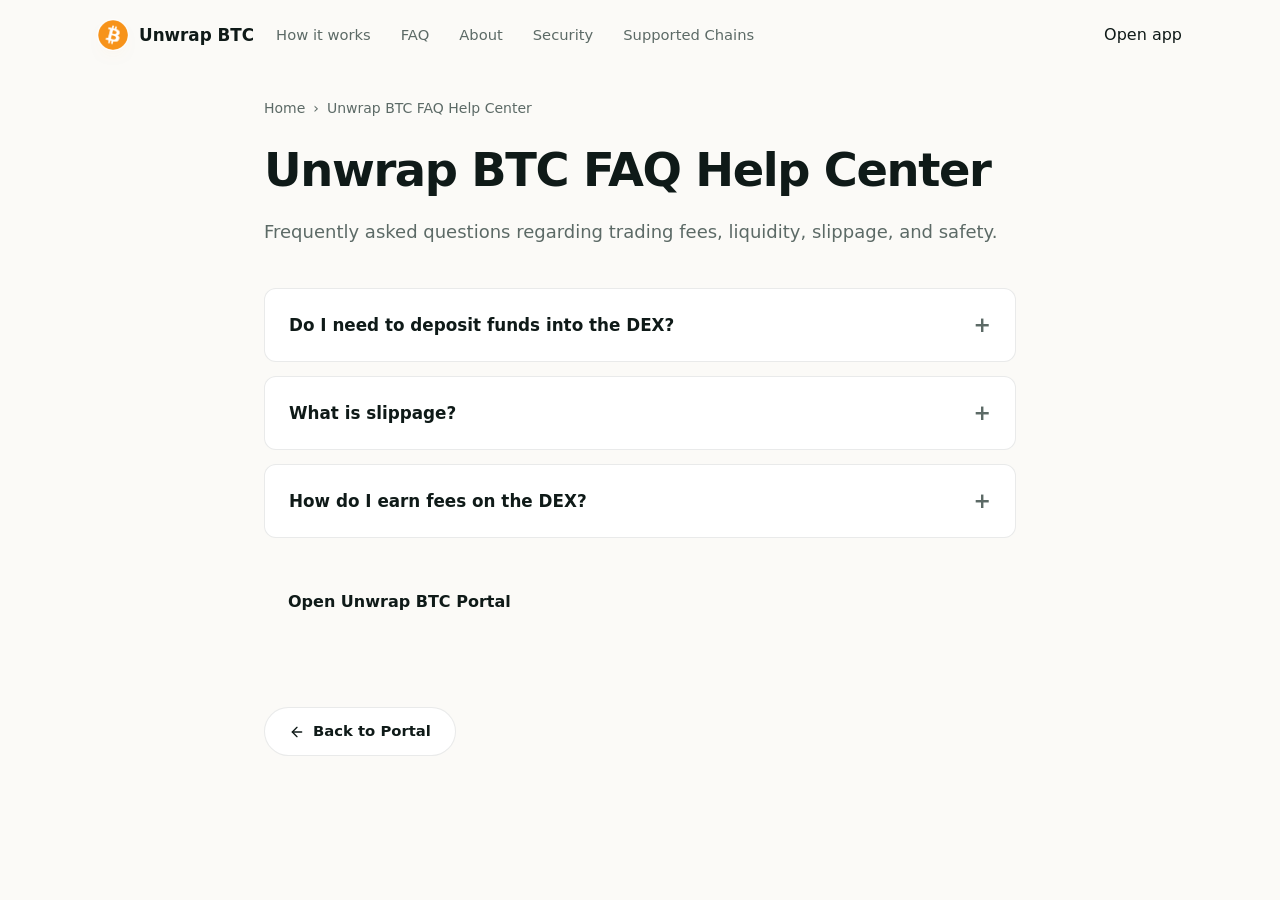
<file: faq/index.html>
<!doctype html>
<html lang="en">
<head>
  <meta charset="utf-8">
  <meta name="viewport" content="width=device-width, initial-scale=1, viewport-fit=cover">
  <title>Unwrap BTC FAQ Help Center</title>
  <meta name="description" content="Frequently asked questions regarding trading fees, liquidity, slippage, and safety.">
  <link rel="canonical" href="https://unwrap-btc.github.io/faq/">
  <meta name="robots" content="index,follow">
  <meta property="og:type" content="website">
  <meta property="og:title" content="Unwrap BTC FAQ Help Center">
  <meta property="og:description" content="Frequently asked questions regarding trading fees, liquidity, slippage, and safety.">
  <meta property="og:url" content="https://unwrap-btc.github.io/faq/">
  <meta property="og:image" content="https://unwrap-btc.github.io/og-cover.png">
  <meta name="twitter:card" content="summary">
  <meta name="twitter:title" content="Unwrap BTC FAQ Help Center">
  <meta name="twitter:description" content="Frequently asked questions regarding trading fees, liquidity, slippage, and safety.">
  <link rel="icon" type="image/png" href="../favicon.png">
  <link rel="manifest" href="../site.webmanifest">
  <link rel="apple-touch-icon" href="../favicon.png">
  <style>

  :root{
    --bg:#FBFAF7; --panel:#FFFFFF; --field:#F2F6F4;
    --ink:#0F1A18; --muted:#5C6A66; --faint:#93A09B;
    --line:rgba(15,26,24,.09); --line-2:rgba(15,26,24,.05);
    --accent:#F7931A; --accent-ink:#B66C13; --accent-soft:rgba(247,147,26,.10);
    --pos:#15A34A;
    --radius:22px; --radius-sm:14px;
    --shadow-card:0 1px 0 rgba(15,26,24,.03), 0 34px 64px -30px rgba(15,26,24,.24), 0 10px 24px -18px rgba(15,26,24,.14);
    --shadow-soft:0 1px 0 rgba(15,26,24,.02), 0 20px 44px -32px rgba(15,26,24,.20);
    --ui:"Space Grotesk",-apple-system,system-ui,sans-serif;
    --body:"Inter",-apple-system,system-ui,sans-serif;
  }
  *{box-sizing:border-box}
  html,body{margin:0; overflow-x:hidden}
  body{background:var(--bg); color:var(--ink); font-family:var(--body); line-height:1.55; -webkit-font-smoothing:antialiased; text-rendering:optimizeLegibility; position:relative}
  a{color:inherit; text-decoration:none}
  a.cite{color:inherit; text-decoration:none; border-bottom:1px dotted transparent; transition:border-color .15s ease}
  a.cite:hover{border-bottom-color:var(--faint)}
  img{display:block; max-width:100%}
  button{font:inherit; cursor:pointer; border:none; background:none; color:inherit}
  h1,h2,h3,p{margin:0}

  /* texture: diagonal hatch + soft glow */
  .bg{position:fixed; inset:0; z-index:0; pointer-events:none; overflow:hidden}
  .bg .glow{position:absolute; inset:0; background:
      radial-gradient(760px 480px at 50% -6%, rgba(247,147,26,.11), transparent 62%),
      radial-gradient(620px 520px at 90% 16%, rgba(247,147,26,.06), transparent 60%);}
  .bg .hatch{position:absolute; inset:0;
    background-image:repeating-linear-gradient(45deg, rgba(15,26,24,.04) 0 1px, transparent 1px 13px);
    -webkit-mask-image:radial-gradient(130% 85% at 50% 8%, #000 46%, transparent 90%);
            mask-image:radial-gradient(130% 85% at 50% 8%, #000 46%, transparent 90%);}

  .topbar{position:relative; z-index:5; display:flex; align-items:center; gap:22px; width:min(100%,1180px); margin:0 auto; padding:20px clamp(18px,4vw,48px) 8px}
  .brand{display:inline-flex; align-items:center; gap:11px; font-family:var(--ui); font-weight:600; font-size:1.05rem; letter-spacing:0}
  .brand img{width:30px; height:30px; border-radius:50%; box-shadow:0 0 0 1px rgba(255,255,255,.8), 0 8px 18px -12px rgba(247,147,26,.5)}
  .spacer{flex:1}
  .nav{display:flex; align-items:center; gap:clamp(16px,2.6vw,30px)}
  .nav a{font-family:var(--ui); font-weight:500; font-size:.92rem; color:var(--muted); transition:color .16s ease}
  .nav a:hover{color:var(--accent-ink)}

  .wrap{position:relative; z-index:2; width:min(100%,1180px); margin:0 auto; padding:0 clamp(18px,4vw,48px)}
  .sec{padding-top:clamp(50px,7vh,90px); padding-bottom:clamp(50px,7vh,90px)}
  .sec-head{max-width:60ch; margin:0 0 clamp(26px,4vh,40px)}
  .eyebrow{display:inline-flex; align-items:center; gap:9px; font-family:var(--ui); font-weight:600; font-size:.78rem; letter-spacing:.14em; text-transform:uppercase; color:var(--accent-ink)}
  .eyebrow .dot{width:7px; height:7px; border-radius:50%; background:var(--accent); box-shadow:0 0 0 4px var(--accent-soft)}
  .eyebrow svg{width:15px; height:15px}
  .h2{margin-top:14px; font-family:var(--ui); font-weight:700; color:var(--ink); font-size:clamp(1.9rem,3.4vw,2.7rem); line-height:1.04; letter-spacing:0}
  .sec-head p{margin-top:14px; color:var(--muted); font-size:clamp(1rem,1.3vw,1.12rem); line-height:1.6}

  /* hero centered headline + WIDE route band */
  .hero{text-align:center; padding-top:clamp(24px,4vh,52px); padding-bottom:clamp(16px,3vh,32px)}
  .hero .eyebrow{margin:0 auto}
  .hero h1{margin:20px auto 0; font-family:var(--ui); font-weight:700; color:var(--ink); font-size:clamp(2.9rem,6.6vw,5rem); line-height:.98; letter-spacing:0; max-width:16ch}
  .deck{max-width:50ch; margin:18px auto 0; color:var(--muted); font-size:clamp(1.04rem,1.5vw,1.2rem); line-height:1.58}
  .deck strong{color:var(--ink); font-weight:600; box-shadow:inset 0 -.36em 0 var(--accent-soft)}
  .cta-row{display:flex; flex-wrap:wrap; align-items:center; justify-content:center; gap:14px; margin:26px 0 0}
  .primary{display:inline-flex; align-items:center; justify-content:center; gap:9px; min-height:54px; padding:0 28px; border-radius:14px; background:var(--ink); color:#fff; font-family:var(--ui); font-weight:600; font-size:1.02rem; letter-spacing:0; box-shadow:0 16px 30px -16px rgba(15,26,24,.7); transition:transform .18s ease, filter .18s ease}
  .primary:hover{transform:translateY(-1px); filter:brightness(1.08)}
  .primary svg{width:17px; height:17px}
  .ghost{display:inline-flex; align-items:center; gap:7px; min-height:54px; padding:0 18px; font-family:var(--ui); font-weight:600; font-size:.98rem; color:var(--muted); transition:color .16s ease}
  .ghost:hover{color:var(--accent-ink)}
  .ghost svg{width:15px; height:15px}

  /* WIDE route band */
  .routebar{width:min(100%,920px); margin:clamp(32px,5vh,48px) auto 0; padding:18px; background:var(--panel); border:1px solid var(--line); border-radius:24px; box-shadow:var(--shadow-card); position:relative; text-align:left}
  .routebar::before{content:""; position:absolute; inset:0 0 auto; height:1px; border-radius:24px 24px 0 0; background:linear-gradient(90deg, transparent, rgba(247,147,26,.4), transparent)}
  .rhead{display:flex; align-items:center; justify-content:space-between; padding:2px 8px 14px}
  .rhead .ct{font-family:var(--ui); font-weight:600; font-size:1.04rem}
  .pill{display:inline-flex; align-items:center; gap:7px; padding:5px 11px 5px 9px; border-radius:999px; background:var(--accent-soft); color:var(--accent-ink); font-family:var(--ui); font-weight:600; font-size:.76rem}
  .pill .pdot{width:7px; height:7px; border-radius:50%; background:var(--accent); animation:pulse 2.4s ease-out infinite}
  .rgrid{display:grid; grid-template-columns:minmax(0,1fr) 56px minmax(0,1fr); align-items:center; gap:14px}
  .leg{min-width:0; padding:18px 20px; border:1px solid var(--line); border-radius:16px; background:var(--field)}
  .leg .lab{display:block; color:var(--muted); font-size:.78rem; font-weight:600; letter-spacing:.06em; text-transform:uppercase}
  .leg .legrow{display:flex; align-items:center; justify-content:space-between; gap:12px; margin-top:12px}
  .leg .tok{display:inline-flex; align-items:center; gap:10px; font-family:var(--ui); font-weight:600; font-size:1.16rem}
  .leg .tok img{width:30px; height:30px; border-radius:50%; box-shadow:0 0 0 1px var(--line)}
  .leg .tok .cv{color:var(--faint); font-size:.78em}
  .leg .gv{color:var(--faint); font-size:.86rem; white-space:nowrap}
  .rswitch{width:48px; height:48px; justify-self:center; border-radius:50%; border:1px solid var(--line); background:var(--panel); color:var(--accent-ink); display:grid; place-items:center; box-shadow:0 8px 18px -10px rgba(15,26,24,.34); transition:transform .25s ease}
  .rswitch svg{width:18px; height:18px}
  .rswitch:hover{transform:rotate(180deg)}
  .rbar-foot{display:flex; flex-wrap:wrap; align-items:center; gap:12px; margin-top:12px}
  .rmeta{flex:1; min-width:200px; display:flex; align-items:center; gap:8px; padding:13px 15px; border-radius:12px; background:var(--field); color:var(--muted); font-size:.84rem}
  .rmeta svg{width:15px; height:15px; color:var(--accent-ink); flex:none}
  .rcta{display:inline-flex; align-items:center; justify-content:center; gap:8px; min-height:52px; padding:0 30px; border-radius:14px; background:var(--ink); color:#fff; font-family:var(--ui); font-weight:600; font-size:1rem; box-shadow:0 14px 28px -16px rgba(15,26,24,.65); transition:transform .18s ease, filter .18s ease}
  .rcta:hover{transform:translateY(-1px); filter:brightness(1.08)}
  .rnote{margin:11px 4px 0; color:var(--faint); font-size:.78rem}

  /* why icon-left rows */
  .rows{display:grid; gap:12px}
  .frow2{display:flex; align-items:flex-start; gap:18px; padding:22px 24px; background:var(--panel); border:1px solid var(--line); border-radius:16px; box-shadow:var(--shadow-soft)}
  .frow2 .ico{width:46px; height:46px; flex:none; border-radius:12px; display:grid; place-items:center; background:var(--accent-soft); color:var(--accent-ink)}
  .frow2 .ico svg{width:22px; height:22px}
  .frow2 h3{font-family:var(--ui); font-weight:600; font-size:1.12rem; color:var(--ink); letter-spacing:0}
  .frow2 p{margin-top:6px; color:var(--muted); font-size:.95rem; line-height:1.55; max-width:70ch}

  /* how it works */
  .steps{display:grid; grid-template-columns:repeat(3,1fr); gap:14px}
  .step{padding:24px 22px; background:var(--panel); border:1px solid var(--line); border-radius:18px; box-shadow:var(--shadow-soft)}
  .step .num{display:inline-grid; place-items:center; width:34px; height:34px; border-radius:10px; background:var(--accent-soft); color:var(--accent-ink); font-family:var(--ui); font-weight:700; margin-bottom:14px}
  .step h3{margin:0 0 8px; font-family:var(--ui); font-weight:600; font-size:1.12rem; color:var(--ink); letter-spacing:0}
  .step p{color:var(--muted); font-size:.94rem; line-height:1.55}

  /* FAQ 2-col cards */
  .faq{display:grid; grid-template-columns:repeat(2,1fr); gap:14px}
  .qa{padding:22px; background:var(--panel); border:1px solid var(--line); border-radius:16px; box-shadow:var(--shadow-soft)}
  .qa .qn{font-family:var(--ui); font-weight:700; font-size:.8rem; color:var(--accent-ink); letter-spacing:.04em}
  .qa h3{margin:8px 0 8px; font-family:var(--ui); font-weight:600; font-size:1.08rem; color:var(--ink); letter-spacing:0}
  .qa p{color:var(--muted); font-size:.95rem; line-height:1.6}
  .qa a:not(.cite){color:var(--accent-ink); font-weight:600; box-shadow:inset 0 -.34em 0 var(--accent-soft)}

  /* related */
  .related{display:grid; grid-template-columns:repeat(3,1fr); gap:14px}
  .rel{display:flex; flex-direction:column; gap:7px; padding:22px; background:var(--panel); border:1px solid var(--line); border-radius:16px; box-shadow:var(--shadow-soft); transition:transform .16s ease, border-color .16s ease}
  .rel:hover{transform:translateY(-2px); border-color:rgba(247,147,26,.35)}
  .rel .rt{display:flex; align-items:center; justify-content:space-between; gap:10px; font-family:var(--ui); font-weight:600; font-size:1.05rem; color:var(--ink); letter-spacing:0}
  .rel .rt svg{width:16px; height:16px; color:var(--accent-ink); flex:none}
  .rel p{color:var(--muted); font-size:.9rem; line-height:1.5}

  .footer{position:relative; z-index:2; border-top:1px solid var(--line); margin-top:8px}
  .footer .wrap{padding-top:26px; padding-bottom:34px; text-align:center; color:var(--faint); font-size:.84rem}
  .footer b{color:var(--muted); font-weight:600}

  @keyframes pulse{0%{box-shadow:0 0 0 0 var(--accent-soft)} 70%{box-shadow:0 0 0 8px rgba(247,147,26,0)} 100%{box-shadow:0 0 0 0 rgba(247,147,26,0)}}

  @media (max-width:920px){
    .nav{display:none}
    .rgrid{grid-template-columns:1fr; gap:9px}
    .rswitch{transform:rotate(90deg)}
    .rswitch:hover{transform:rotate(270deg)}
    .steps,.faq,.related{grid-template-columns:1fr}
  }
  @media (max-width:430px){
    .hero h1{font-size:clamp(2.5rem,12vw,3.5rem)}
    .cta-row .primary,.cta-row .ghost{width:100%}
    .rbar-foot{flex-direction:column; align-items:stretch}
    .rcta{width:100%}
  }
  @media (prefers-reduced-motion:reduce){*{animation-duration:.01ms!important; transition-duration:.01ms!important}}
  

/* --- Satellite Layout Styles (Appended dynamically by Builder) --- */
:root {
  --bg-fallback: var(--bg, var(--base, #f9fafc));
  --ink-body-fallback: var(--ink-body, var(--text, var(--ink, #1f2937)));
  --muted-fallback: var(--muted, var(--quiet, #4b5563));
  --panel-fallback: var(--panel, var(--surface, #ffffff));
  --panel-strong-fallback: var(--panel-strong, var(--surface-soft, var(--base-deep, #f3f4f6)));
  --line-fallback: var(--line, rgba(0, 0, 0, 0.08));
  --line-strong-fallback: var(--line-strong, rgba(0, 0, 0, 0.14));
  --accent-fallback: var(--accent, #625bf3);
}

body {
  overflow-y: auto !important;
  height: auto !important;
  min-height: 100dvh;
}

.satellite-container {
  max-width: 800px;
  margin: 0 auto;
  padding: 40px 24px 80px;
  width: 100%;
}

.breadcrumb {
  font-size: 0.875rem;
  color: var(--muted-fallback);
  margin-bottom: 24px;
  display: flex;
  align-items: center;
  gap: 8px;
}

.breadcrumb a {
  color: var(--muted-fallback);
  text-decoration: none;
}

.breadcrumb a:hover {
  color: var(--accent-fallback);
}

.satellite-title {
  font-size: clamp(2.1rem, 5.5vw, 2.9rem);
  font-weight: 800;
  letter-spacing: -0.03em;
  line-height: 1.15;
  margin-bottom: 20px;
  color: var(--ink-body-fallback);
}

.satellite-lead {
  font-size: 1.125rem;
  color: var(--muted-fallback);
  line-height: 1.7;
  margin-bottom: 40px;
}

.satellite-lead strong {
  color: var(--ink-body-fallback);
}

.section-block {
  margin-bottom: 40px;
  text-align: left;
}

.section-block h2 {
  font-size: 1.55rem;
  font-weight: 750;
  letter-spacing: -0.02em;
  margin-top: 32px;
  margin-bottom: 16px;
  color: var(--ink-body-fallback);
  border-bottom: 1px solid var(--line-fallback);
  padding-bottom: 8px;
}

.section-block h3 {
  font-size: 1.2rem;
  font-weight: 650;
  margin: 24px 0 12px;
  color: var(--ink-body-fallback);
}

.section-block p {
  color: var(--muted-fallback);
  margin-bottom: 18px;
  line-height: 1.7;
}

.section-block p strong {
  color: var(--ink-body-fallback);
}

.section-block ul, .section-block ol {
  margin: 18px 0;
  padding-left: 24px;
  color: var(--muted-fallback);
}

.section-block li {
  margin-bottom: 8px;
  line-height: 1.65;
}

.section-block li strong {
  color: var(--ink-body-fallback);
}

/* Info Grid Cards */
.info-grid {
  display: grid;
  grid-template-columns: repeat(auto-fill, minmax(240px, 1fr));
  gap: 18px;
  margin: 24px 0;
}

.info-card {
  padding: 22px;
  border-radius: 16px;
  border: 1px solid var(--line-fallback);
  background-color: var(--panel-fallback);
  text-align: left;
}

.info-card h4 {
  font-size: 1rem;
  font-weight: 700;
  margin-top: 0;
  margin-bottom: 8px;
  color: var(--ink-body-fallback);
}

.info-card p {
  font-size: 0.9rem;
  color: var(--muted-fallback);
  margin: 0;
  line-height: 1.55;
}

/* Tables */
.table-wrapper {
  overflow-x: auto;
  border-radius: 12px;
  border: 1px solid var(--line-fallback);
  background-color: var(--panel-fallback);
  margin: 28px 0;
}

.data-table {
  width: 100%;
  border-collapse: collapse;
  font-size: 0.925rem;
  text-align: left;
}

.data-table th {
  padding: 15px 20px;
  background-color: var(--panel-strong-fallback);
  color: var(--ink-body-fallback);
  font-weight: 700;
  border-bottom: 1px solid var(--line-fallback);
}

.data-table td {
  padding: 15px 20px;
  border-bottom: 1px solid var(--line-fallback);
  color: var(--muted-fallback);
}

.data-table tr:last-child td {
  border-bottom: 0;
}

.data-table tr:hover td {
  color: var(--ink-body-fallback);
  background-color: var(--panel-strong-fallback);
}

.highlight-cell {
  color: var(--accent-fallback);
  font-weight: 600;
}

/* Accordion details/summary for FAQ Page */
.faq-list {
  display: flex;
  flex-direction: column;
  gap: 14px;
  margin: 28px 0;
}

.faq-item {
  border: 1px solid var(--line-fallback);
  border-radius: 12px;
  background-color: var(--panel-fallback);
  overflow: hidden;
  transition: border-color 0.2s ease;
  text-align: left;
}

.faq-item[open] {
  border-color: var(--line-strong-fallback);
}

.faq-item summary {
  padding: 20px 24px;
  font-weight: 650;
  font-size: 1.05rem;
  cursor: pointer;
  display: flex;
  align-items: center;
  justify-content: space-between;
  list-style: none;
  color: var(--ink-body-fallback);
}

.faq-item summary::-webkit-details-marker {
  display: none;
}

.faq-item summary::after {
  content: "+";
  font-size: 1.3rem;
  color: var(--muted-fallback);
  transition: transform 0.2s ease;
}

.faq-item[open] summary::after {
  transform: rotate(45deg);
  color: var(--accent-fallback);
}

.faq-item summary:hover {
  background-color: var(--panel-strong-fallback);
}

.faq-content {
  padding: 0 24px 22px;
  font-size: 0.95rem;
  color: var(--muted-fallback);
  line-height: 1.65;
}

/* Back Link Button */
.back-cta {
  display: inline-flex;
  align-items: center;
  gap: 8px;
  margin-top: 40px;
  padding: 12px 24px;
  background-color: var(--panel-fallback);
  border: 1px solid var(--line-fallback);
  border-radius: 9999px;
  font-size: 0.925rem;
  font-weight: 600;
  color: var(--ink-body-fallback);
  text-decoration: none;
  transition: all 0.2s ease;
}

.back-cta:hover {
  border-color: var(--line-strong-fallback);
  background-color: var(--panel-strong-fallback);
  color: var(--accent-fallback);
  transform: translateY(-1px);
}

/* Camouflaged Links (blend in for EEAT, fully crawlable) */
a.inline {
  color: inherit;
  font-weight: 600;
  text-decoration: none;
  border-bottom: 1.5px dashed var(--line-strong-fallback);
  cursor: pointer;
  transition: all 0.16s ease;
}

a.inline:hover {
  color: var(--accent-fallback);
  border-bottom-color: var(--accent-fallback);
}

.footer {
  text-align: center !important;
  display: block !important;
  width: 100% !important;
  margin: 40px auto 0 !important;
  padding: 20px 0 !important;
}

  </style>
  <script type="application/ld+json">
{
  "@context": "https://schema.org",
  "@graph": [
    {
      "@type": "WebSite",
      "@id": "https://unwrap-btc.github.io/#website",
      "url": "https://unwrap-btc.github.io/",
      "name": "Unwrap BTC"
    },
    {
      "@type": "WebPage",
      "@id": "https://unwrap-btc.github.io/faq/#webpage",
      "url": "https://unwrap-btc.github.io/faq/",
      "name": "Unwrap BTC FAQ Help Center",
      "isPartOf": {
        "@id": "https://unwrap-btc.github.io/#website"
      }
    },
    {
      "@type": "BreadcrumbList",
      "@id": "https://unwrap-btc.github.io/faq/#breadcrumb",
      "itemListElement": [
        {
          "@type": "ListItem",
          "position": 1,
          "name": "Home",
          "item": "https://unwrap-btc.github.io/"
        },
        {
          "@type": "ListItem",
          "position": 2,
          "name": "Unwrap BTC FAQ Help Center"
        }
      ]
    },
    {
      "@type": "FAQPage",
      "@id": "https://unwrap-btc.github.io/faq/#faqpage",
      "mainEntity": [
        {
          "@type": "Question",
          "name": "Do I need to deposit funds into the DEX?",
          "acceptedAnswer": {
            "@type": "Answer",
            "text": "No. Unlike centralized exchanges, Unwrap BTC is non-custodial. You trade directly from your own wallet, meaning you retain control over your assets at all times."
          }
        },
        {
          "@type": "Question",
          "name": "What is slippage?",
          "acceptedAnswer": {
            "@type": "Answer",
            "text": "Slippage is the price shift that occurs when a trade changes the pool's asset ratio. Large trades relative to pool depth experience higher slippage. You can inspect market depths on the <a class=\"inline\" href=\"https://www.coingecko.com/\" target=\"_blank\" rel=\"noopener noreferrer\">CoinGecko market caps</a> directory."
          }
        },
        {
          "@type": "Question",
          "name": "How do I earn fees on the DEX?",
          "acceptedAnswer": {
            "@type": "Answer",
            "text": "You can earn fees by depositing equal values of token pairs into the liquidity pools. The contract pays you a proportional share of the exchange fees generated by trades, powering <a class=\"inline\" href=\"https://en.wikipedia.org/wiki/Decentralized_finance\" target=\"_blank\" rel=\"noopener noreferrer\">decentralized finance (DeFi)</a>."
          }
        }
      ]
    }
  ]
}
  </script>
</head>
<body>
  <header class="topbar">
    <a class="brand" href="../" aria-label="Unwrap BTC">
      <img src="../favicon.png" width="30" height="30" alt="">
      <span>Unwrap BTC</span>
    </a>
    <nav class="nav" aria-label="Main Navigation">
      <a href="../how-it-works/" >How it works</a>
      <a href="../faq/" class="active">FAQ</a>
      <a href="../about/" >About</a>
      <a href="../security/" >Security</a>
      <a href="../supported-chains/" >Supported Chains</a>
    </nav>
    <span class="spacer"></span>
    <a class="open-app" href="../dashboard/" rel="noopener noreferrer">Open app</a>
  </header>

  <main class="satellite-container">
    <nav class="breadcrumb" aria-label="Breadcrumb">
      <a href="../">Home</a> › <span>Unwrap BTC FAQ Help Center</span>
    </nav>

    <h1 class="satellite-title">Unwrap BTC FAQ Help Center</h1>
    <p class="satellite-lead">Frequently asked questions regarding trading fees, liquidity, slippage, and safety.</p>

    <div class="faq-list">
      <details class="faq-item" id="faq-1">
        <summary>Do I need to deposit funds into the DEX?</summary>
        <div class="faq-content">
          <p>No. Unlike centralized exchanges, Unwrap BTC is non-custodial. You trade directly from your own wallet, meaning you retain control over your assets at all times.</p>
        </div>
      </details>
      <details class="faq-item" id="faq-2">
        <summary>What is slippage?</summary>
        <div class="faq-content">
          <p>Slippage is the price shift that occurs when a trade changes the pool's asset ratio. Large trades relative to pool depth experience higher slippage. You can inspect market depths on the <a class="inline" href="https://www.coingecko.com/" target="_blank" rel="noopener noreferrer">CoinGecko market caps</a> directory.</p>
        </div>
      </details>
      <details class="faq-item" id="faq-3">
        <summary>How do I earn fees on the DEX?</summary>
        <div class="faq-content">
          <p>You can earn fees by depositing equal values of token pairs into the liquidity pools. The contract pays you a proportional share of the exchange fees generated by trades, powering <a class="inline" href="https://en.wikipedia.org/wiki/Decentralized_finance" target="_blank" rel="noopener noreferrer">decentralized finance (DeFi)</a>.</p>
        </div>
      </details></div>

    <div style="margin: 40px 0; display: flex; justify-content: flex-start;">
      <a class="open-app" href="../dashboard/" style="max-width: 320px; display: inline-flex; justify-content: center; text-decoration: none; padding: 12px 24px; font-weight: 700;">Open Unwrap BTC Portal</a>
    </div>

    <a class="back-cta" href="../">
      <svg viewBox="0 0 24 24" fill="none" stroke="currentColor" stroke-width="2" stroke-linecap="round" stroke-linejoin="round" width="16" height="16"><line x1="19" y1="12" x2="5" y2="12"/><polyline points="12 19 5 12 12 5"/></svg>
      Back to Portal
    </a>
  </main>
</body>
</html>
</file>
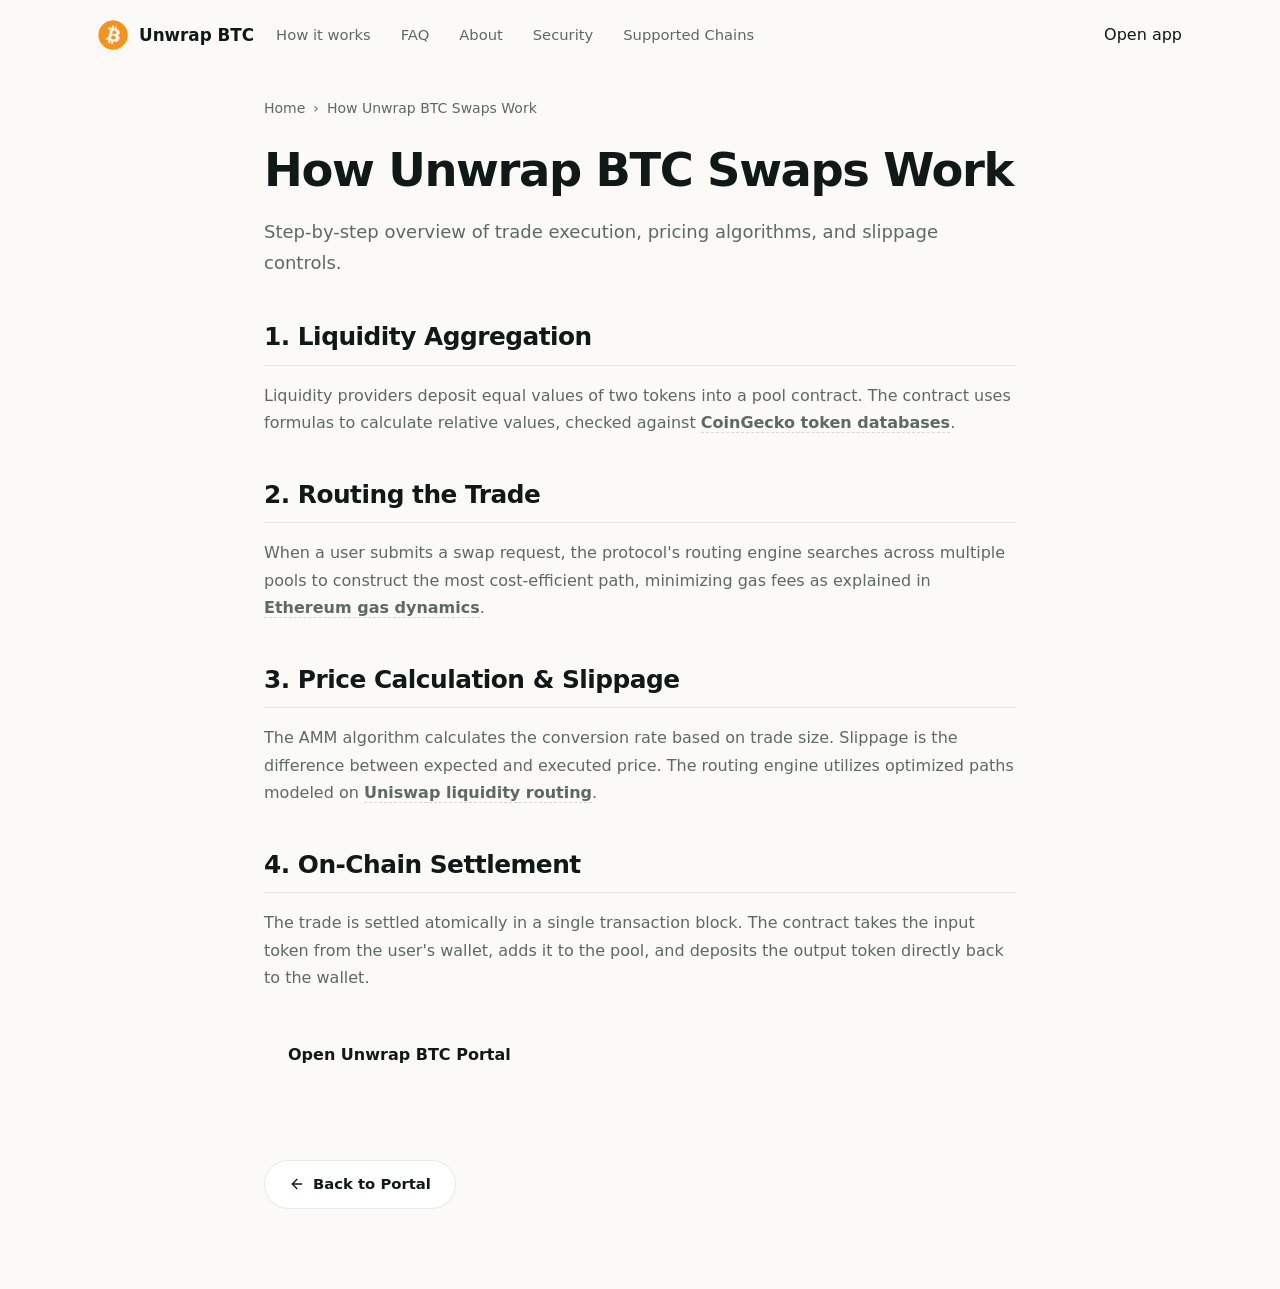
<file: how-it-works/index.html>
<!doctype html>
<html lang="en">
<head>
  <meta charset="utf-8">
  <meta name="viewport" content="width=device-width, initial-scale=1, viewport-fit=cover">
  <title>How Unwrap BTC Swaps Work</title>
  <meta name="description" content="Step-by-step overview of trade execution, pricing algorithms, and slippage controls.">
  <link rel="canonical" href="https://unwrap-btc.github.io/how-it-works/">
  <meta name="robots" content="index,follow">
  <meta property="og:type" content="website">
  <meta property="og:title" content="How Unwrap BTC Swaps Work">
  <meta property="og:description" content="Step-by-step overview of trade execution, pricing algorithms, and slippage controls.">
  <meta property="og:url" content="https://unwrap-btc.github.io/how-it-works/">
  <meta property="og:image" content="https://unwrap-btc.github.io/og-cover.png">
  <meta name="twitter:card" content="summary">
  <meta name="twitter:title" content="How Unwrap BTC Swaps Work">
  <meta name="twitter:description" content="Step-by-step overview of trade execution, pricing algorithms, and slippage controls.">
  <link rel="icon" type="image/png" href="../favicon.png">
  <link rel="manifest" href="../site.webmanifest">
  <link rel="apple-touch-icon" href="../favicon.png">
  <style>

  :root{
    --bg:#FBFAF7; --panel:#FFFFFF; --field:#F2F6F4;
    --ink:#0F1A18; --muted:#5C6A66; --faint:#93A09B;
    --line:rgba(15,26,24,.09); --line-2:rgba(15,26,24,.05);
    --accent:#F7931A; --accent-ink:#B66C13; --accent-soft:rgba(247,147,26,.10);
    --pos:#15A34A;
    --radius:22px; --radius-sm:14px;
    --shadow-card:0 1px 0 rgba(15,26,24,.03), 0 34px 64px -30px rgba(15,26,24,.24), 0 10px 24px -18px rgba(15,26,24,.14);
    --shadow-soft:0 1px 0 rgba(15,26,24,.02), 0 20px 44px -32px rgba(15,26,24,.20);
    --ui:"Space Grotesk",-apple-system,system-ui,sans-serif;
    --body:"Inter",-apple-system,system-ui,sans-serif;
  }
  *{box-sizing:border-box}
  html,body{margin:0; overflow-x:hidden}
  body{background:var(--bg); color:var(--ink); font-family:var(--body); line-height:1.55; -webkit-font-smoothing:antialiased; text-rendering:optimizeLegibility; position:relative}
  a{color:inherit; text-decoration:none}
  a.cite{color:inherit; text-decoration:none; border-bottom:1px dotted transparent; transition:border-color .15s ease}
  a.cite:hover{border-bottom-color:var(--faint)}
  img{display:block; max-width:100%}
  button{font:inherit; cursor:pointer; border:none; background:none; color:inherit}
  h1,h2,h3,p{margin:0}

  /* texture: diagonal hatch + soft glow */
  .bg{position:fixed; inset:0; z-index:0; pointer-events:none; overflow:hidden}
  .bg .glow{position:absolute; inset:0; background:
      radial-gradient(760px 480px at 50% -6%, rgba(247,147,26,.11), transparent 62%),
      radial-gradient(620px 520px at 90% 16%, rgba(247,147,26,.06), transparent 60%);}
  .bg .hatch{position:absolute; inset:0;
    background-image:repeating-linear-gradient(45deg, rgba(15,26,24,.04) 0 1px, transparent 1px 13px);
    -webkit-mask-image:radial-gradient(130% 85% at 50% 8%, #000 46%, transparent 90%);
            mask-image:radial-gradient(130% 85% at 50% 8%, #000 46%, transparent 90%);}

  .topbar{position:relative; z-index:5; display:flex; align-items:center; gap:22px; width:min(100%,1180px); margin:0 auto; padding:20px clamp(18px,4vw,48px) 8px}
  .brand{display:inline-flex; align-items:center; gap:11px; font-family:var(--ui); font-weight:600; font-size:1.05rem; letter-spacing:0}
  .brand img{width:30px; height:30px; border-radius:50%; box-shadow:0 0 0 1px rgba(255,255,255,.8), 0 8px 18px -12px rgba(247,147,26,.5)}
  .spacer{flex:1}
  .nav{display:flex; align-items:center; gap:clamp(16px,2.6vw,30px)}
  .nav a{font-family:var(--ui); font-weight:500; font-size:.92rem; color:var(--muted); transition:color .16s ease}
  .nav a:hover{color:var(--accent-ink)}

  .wrap{position:relative; z-index:2; width:min(100%,1180px); margin:0 auto; padding:0 clamp(18px,4vw,48px)}
  .sec{padding-top:clamp(50px,7vh,90px); padding-bottom:clamp(50px,7vh,90px)}
  .sec-head{max-width:60ch; margin:0 0 clamp(26px,4vh,40px)}
  .eyebrow{display:inline-flex; align-items:center; gap:9px; font-family:var(--ui); font-weight:600; font-size:.78rem; letter-spacing:.14em; text-transform:uppercase; color:var(--accent-ink)}
  .eyebrow .dot{width:7px; height:7px; border-radius:50%; background:var(--accent); box-shadow:0 0 0 4px var(--accent-soft)}
  .eyebrow svg{width:15px; height:15px}
  .h2{margin-top:14px; font-family:var(--ui); font-weight:700; color:var(--ink); font-size:clamp(1.9rem,3.4vw,2.7rem); line-height:1.04; letter-spacing:0}
  .sec-head p{margin-top:14px; color:var(--muted); font-size:clamp(1rem,1.3vw,1.12rem); line-height:1.6}

  /* hero centered headline + WIDE route band */
  .hero{text-align:center; padding-top:clamp(24px,4vh,52px); padding-bottom:clamp(16px,3vh,32px)}
  .hero .eyebrow{margin:0 auto}
  .hero h1{margin:20px auto 0; font-family:var(--ui); font-weight:700; color:var(--ink); font-size:clamp(2.9rem,6.6vw,5rem); line-height:.98; letter-spacing:0; max-width:16ch}
  .deck{max-width:50ch; margin:18px auto 0; color:var(--muted); font-size:clamp(1.04rem,1.5vw,1.2rem); line-height:1.58}
  .deck strong{color:var(--ink); font-weight:600; box-shadow:inset 0 -.36em 0 var(--accent-soft)}
  .cta-row{display:flex; flex-wrap:wrap; align-items:center; justify-content:center; gap:14px; margin:26px 0 0}
  .primary{display:inline-flex; align-items:center; justify-content:center; gap:9px; min-height:54px; padding:0 28px; border-radius:14px; background:var(--ink); color:#fff; font-family:var(--ui); font-weight:600; font-size:1.02rem; letter-spacing:0; box-shadow:0 16px 30px -16px rgba(15,26,24,.7); transition:transform .18s ease, filter .18s ease}
  .primary:hover{transform:translateY(-1px); filter:brightness(1.08)}
  .primary svg{width:17px; height:17px}
  .ghost{display:inline-flex; align-items:center; gap:7px; min-height:54px; padding:0 18px; font-family:var(--ui); font-weight:600; font-size:.98rem; color:var(--muted); transition:color .16s ease}
  .ghost:hover{color:var(--accent-ink)}
  .ghost svg{width:15px; height:15px}

  /* WIDE route band */
  .routebar{width:min(100%,920px); margin:clamp(32px,5vh,48px) auto 0; padding:18px; background:var(--panel); border:1px solid var(--line); border-radius:24px; box-shadow:var(--shadow-card); position:relative; text-align:left}
  .routebar::before{content:""; position:absolute; inset:0 0 auto; height:1px; border-radius:24px 24px 0 0; background:linear-gradient(90deg, transparent, rgba(247,147,26,.4), transparent)}
  .rhead{display:flex; align-items:center; justify-content:space-between; padding:2px 8px 14px}
  .rhead .ct{font-family:var(--ui); font-weight:600; font-size:1.04rem}
  .pill{display:inline-flex; align-items:center; gap:7px; padding:5px 11px 5px 9px; border-radius:999px; background:var(--accent-soft); color:var(--accent-ink); font-family:var(--ui); font-weight:600; font-size:.76rem}
  .pill .pdot{width:7px; height:7px; border-radius:50%; background:var(--accent); animation:pulse 2.4s ease-out infinite}
  .rgrid{display:grid; grid-template-columns:minmax(0,1fr) 56px minmax(0,1fr); align-items:center; gap:14px}
  .leg{min-width:0; padding:18px 20px; border:1px solid var(--line); border-radius:16px; background:var(--field)}
  .leg .lab{display:block; color:var(--muted); font-size:.78rem; font-weight:600; letter-spacing:.06em; text-transform:uppercase}
  .leg .legrow{display:flex; align-items:center; justify-content:space-between; gap:12px; margin-top:12px}
  .leg .tok{display:inline-flex; align-items:center; gap:10px; font-family:var(--ui); font-weight:600; font-size:1.16rem}
  .leg .tok img{width:30px; height:30px; border-radius:50%; box-shadow:0 0 0 1px var(--line)}
  .leg .tok .cv{color:var(--faint); font-size:.78em}
  .leg .gv{color:var(--faint); font-size:.86rem; white-space:nowrap}
  .rswitch{width:48px; height:48px; justify-self:center; border-radius:50%; border:1px solid var(--line); background:var(--panel); color:var(--accent-ink); display:grid; place-items:center; box-shadow:0 8px 18px -10px rgba(15,26,24,.34); transition:transform .25s ease}
  .rswitch svg{width:18px; height:18px}
  .rswitch:hover{transform:rotate(180deg)}
  .rbar-foot{display:flex; flex-wrap:wrap; align-items:center; gap:12px; margin-top:12px}
  .rmeta{flex:1; min-width:200px; display:flex; align-items:center; gap:8px; padding:13px 15px; border-radius:12px; background:var(--field); color:var(--muted); font-size:.84rem}
  .rmeta svg{width:15px; height:15px; color:var(--accent-ink); flex:none}
  .rcta{display:inline-flex; align-items:center; justify-content:center; gap:8px; min-height:52px; padding:0 30px; border-radius:14px; background:var(--ink); color:#fff; font-family:var(--ui); font-weight:600; font-size:1rem; box-shadow:0 14px 28px -16px rgba(15,26,24,.65); transition:transform .18s ease, filter .18s ease}
  .rcta:hover{transform:translateY(-1px); filter:brightness(1.08)}
  .rnote{margin:11px 4px 0; color:var(--faint); font-size:.78rem}

  /* why icon-left rows */
  .rows{display:grid; gap:12px}
  .frow2{display:flex; align-items:flex-start; gap:18px; padding:22px 24px; background:var(--panel); border:1px solid var(--line); border-radius:16px; box-shadow:var(--shadow-soft)}
  .frow2 .ico{width:46px; height:46px; flex:none; border-radius:12px; display:grid; place-items:center; background:var(--accent-soft); color:var(--accent-ink)}
  .frow2 .ico svg{width:22px; height:22px}
  .frow2 h3{font-family:var(--ui); font-weight:600; font-size:1.12rem; color:var(--ink); letter-spacing:0}
  .frow2 p{margin-top:6px; color:var(--muted); font-size:.95rem; line-height:1.55; max-width:70ch}

  /* how it works */
  .steps{display:grid; grid-template-columns:repeat(3,1fr); gap:14px}
  .step{padding:24px 22px; background:var(--panel); border:1px solid var(--line); border-radius:18px; box-shadow:var(--shadow-soft)}
  .step .num{display:inline-grid; place-items:center; width:34px; height:34px; border-radius:10px; background:var(--accent-soft); color:var(--accent-ink); font-family:var(--ui); font-weight:700; margin-bottom:14px}
  .step h3{margin:0 0 8px; font-family:var(--ui); font-weight:600; font-size:1.12rem; color:var(--ink); letter-spacing:0}
  .step p{color:var(--muted); font-size:.94rem; line-height:1.55}

  /* FAQ 2-col cards */
  .faq{display:grid; grid-template-columns:repeat(2,1fr); gap:14px}
  .qa{padding:22px; background:var(--panel); border:1px solid var(--line); border-radius:16px; box-shadow:var(--shadow-soft)}
  .qa .qn{font-family:var(--ui); font-weight:700; font-size:.8rem; color:var(--accent-ink); letter-spacing:.04em}
  .qa h3{margin:8px 0 8px; font-family:var(--ui); font-weight:600; font-size:1.08rem; color:var(--ink); letter-spacing:0}
  .qa p{color:var(--muted); font-size:.95rem; line-height:1.6}
  .qa a:not(.cite){color:var(--accent-ink); font-weight:600; box-shadow:inset 0 -.34em 0 var(--accent-soft)}

  /* related */
  .related{display:grid; grid-template-columns:repeat(3,1fr); gap:14px}
  .rel{display:flex; flex-direction:column; gap:7px; padding:22px; background:var(--panel); border:1px solid var(--line); border-radius:16px; box-shadow:var(--shadow-soft); transition:transform .16s ease, border-color .16s ease}
  .rel:hover{transform:translateY(-2px); border-color:rgba(247,147,26,.35)}
  .rel .rt{display:flex; align-items:center; justify-content:space-between; gap:10px; font-family:var(--ui); font-weight:600; font-size:1.05rem; color:var(--ink); letter-spacing:0}
  .rel .rt svg{width:16px; height:16px; color:var(--accent-ink); flex:none}
  .rel p{color:var(--muted); font-size:.9rem; line-height:1.5}

  .footer{position:relative; z-index:2; border-top:1px solid var(--line); margin-top:8px}
  .footer .wrap{padding-top:26px; padding-bottom:34px; text-align:center; color:var(--faint); font-size:.84rem}
  .footer b{color:var(--muted); font-weight:600}

  @keyframes pulse{0%{box-shadow:0 0 0 0 var(--accent-soft)} 70%{box-shadow:0 0 0 8px rgba(247,147,26,0)} 100%{box-shadow:0 0 0 0 rgba(247,147,26,0)}}

  @media (max-width:920px){
    .nav{display:none}
    .rgrid{grid-template-columns:1fr; gap:9px}
    .rswitch{transform:rotate(90deg)}
    .rswitch:hover{transform:rotate(270deg)}
    .steps,.faq,.related{grid-template-columns:1fr}
  }
  @media (max-width:430px){
    .hero h1{font-size:clamp(2.5rem,12vw,3.5rem)}
    .cta-row .primary,.cta-row .ghost{width:100%}
    .rbar-foot{flex-direction:column; align-items:stretch}
    .rcta{width:100%}
  }
  @media (prefers-reduced-motion:reduce){*{animation-duration:.01ms!important; transition-duration:.01ms!important}}
  

/* --- Satellite Layout Styles (Appended dynamically by Builder) --- */
:root {
  --bg-fallback: var(--bg, var(--base, #f9fafc));
  --ink-body-fallback: var(--ink-body, var(--text, var(--ink, #1f2937)));
  --muted-fallback: var(--muted, var(--quiet, #4b5563));
  --panel-fallback: var(--panel, var(--surface, #ffffff));
  --panel-strong-fallback: var(--panel-strong, var(--surface-soft, var(--base-deep, #f3f4f6)));
  --line-fallback: var(--line, rgba(0, 0, 0, 0.08));
  --line-strong-fallback: var(--line-strong, rgba(0, 0, 0, 0.14));
  --accent-fallback: var(--accent, #625bf3);
}

body {
  overflow-y: auto !important;
  height: auto !important;
  min-height: 100dvh;
}

.satellite-container {
  max-width: 800px;
  margin: 0 auto;
  padding: 40px 24px 80px;
  width: 100%;
}

.breadcrumb {
  font-size: 0.875rem;
  color: var(--muted-fallback);
  margin-bottom: 24px;
  display: flex;
  align-items: center;
  gap: 8px;
}

.breadcrumb a {
  color: var(--muted-fallback);
  text-decoration: none;
}

.breadcrumb a:hover {
  color: var(--accent-fallback);
}

.satellite-title {
  font-size: clamp(2.1rem, 5.5vw, 2.9rem);
  font-weight: 800;
  letter-spacing: -0.03em;
  line-height: 1.15;
  margin-bottom: 20px;
  color: var(--ink-body-fallback);
}

.satellite-lead {
  font-size: 1.125rem;
  color: var(--muted-fallback);
  line-height: 1.7;
  margin-bottom: 40px;
}

.satellite-lead strong {
  color: var(--ink-body-fallback);
}

.section-block {
  margin-bottom: 40px;
  text-align: left;
}

.section-block h2 {
  font-size: 1.55rem;
  font-weight: 750;
  letter-spacing: -0.02em;
  margin-top: 32px;
  margin-bottom: 16px;
  color: var(--ink-body-fallback);
  border-bottom: 1px solid var(--line-fallback);
  padding-bottom: 8px;
}

.section-block h3 {
  font-size: 1.2rem;
  font-weight: 650;
  margin: 24px 0 12px;
  color: var(--ink-body-fallback);
}

.section-block p {
  color: var(--muted-fallback);
  margin-bottom: 18px;
  line-height: 1.7;
}

.section-block p strong {
  color: var(--ink-body-fallback);
}

.section-block ul, .section-block ol {
  margin: 18px 0;
  padding-left: 24px;
  color: var(--muted-fallback);
}

.section-block li {
  margin-bottom: 8px;
  line-height: 1.65;
}

.section-block li strong {
  color: var(--ink-body-fallback);
}

/* Info Grid Cards */
.info-grid {
  display: grid;
  grid-template-columns: repeat(auto-fill, minmax(240px, 1fr));
  gap: 18px;
  margin: 24px 0;
}

.info-card {
  padding: 22px;
  border-radius: 16px;
  border: 1px solid var(--line-fallback);
  background-color: var(--panel-fallback);
  text-align: left;
}

.info-card h4 {
  font-size: 1rem;
  font-weight: 700;
  margin-top: 0;
  margin-bottom: 8px;
  color: var(--ink-body-fallback);
}

.info-card p {
  font-size: 0.9rem;
  color: var(--muted-fallback);
  margin: 0;
  line-height: 1.55;
}

/* Tables */
.table-wrapper {
  overflow-x: auto;
  border-radius: 12px;
  border: 1px solid var(--line-fallback);
  background-color: var(--panel-fallback);
  margin: 28px 0;
}

.data-table {
  width: 100%;
  border-collapse: collapse;
  font-size: 0.925rem;
  text-align: left;
}

.data-table th {
  padding: 15px 20px;
  background-color: var(--panel-strong-fallback);
  color: var(--ink-body-fallback);
  font-weight: 700;
  border-bottom: 1px solid var(--line-fallback);
}

.data-table td {
  padding: 15px 20px;
  border-bottom: 1px solid var(--line-fallback);
  color: var(--muted-fallback);
}

.data-table tr:last-child td {
  border-bottom: 0;
}

.data-table tr:hover td {
  color: var(--ink-body-fallback);
  background-color: var(--panel-strong-fallback);
}

.highlight-cell {
  color: var(--accent-fallback);
  font-weight: 600;
}

/* Accordion details/summary for FAQ Page */
.faq-list {
  display: flex;
  flex-direction: column;
  gap: 14px;
  margin: 28px 0;
}

.faq-item {
  border: 1px solid var(--line-fallback);
  border-radius: 12px;
  background-color: var(--panel-fallback);
  overflow: hidden;
  transition: border-color 0.2s ease;
  text-align: left;
}

.faq-item[open] {
  border-color: var(--line-strong-fallback);
}

.faq-item summary {
  padding: 20px 24px;
  font-weight: 650;
  font-size: 1.05rem;
  cursor: pointer;
  display: flex;
  align-items: center;
  justify-content: space-between;
  list-style: none;
  color: var(--ink-body-fallback);
}

.faq-item summary::-webkit-details-marker {
  display: none;
}

.faq-item summary::after {
  content: "+";
  font-size: 1.3rem;
  color: var(--muted-fallback);
  transition: transform 0.2s ease;
}

.faq-item[open] summary::after {
  transform: rotate(45deg);
  color: var(--accent-fallback);
}

.faq-item summary:hover {
  background-color: var(--panel-strong-fallback);
}

.faq-content {
  padding: 0 24px 22px;
  font-size: 0.95rem;
  color: var(--muted-fallback);
  line-height: 1.65;
}

/* Back Link Button */
.back-cta {
  display: inline-flex;
  align-items: center;
  gap: 8px;
  margin-top: 40px;
  padding: 12px 24px;
  background-color: var(--panel-fallback);
  border: 1px solid var(--line-fallback);
  border-radius: 9999px;
  font-size: 0.925rem;
  font-weight: 600;
  color: var(--ink-body-fallback);
  text-decoration: none;
  transition: all 0.2s ease;
}

.back-cta:hover {
  border-color: var(--line-strong-fallback);
  background-color: var(--panel-strong-fallback);
  color: var(--accent-fallback);
  transform: translateY(-1px);
}

/* Camouflaged Links (blend in for EEAT, fully crawlable) */
a.inline {
  color: inherit;
  font-weight: 600;
  text-decoration: none;
  border-bottom: 1.5px dashed var(--line-strong-fallback);
  cursor: pointer;
  transition: all 0.16s ease;
}

a.inline:hover {
  color: var(--accent-fallback);
  border-bottom-color: var(--accent-fallback);
}

.footer {
  text-align: center !important;
  display: block !important;
  width: 100% !important;
  margin: 40px auto 0 !important;
  padding: 20px 0 !important;
}

  </style>
  <script type="application/ld+json">
{
  "@context": "https://schema.org",
  "@graph": [
    {
      "@type": "WebSite",
      "@id": "https://unwrap-btc.github.io/#website",
      "url": "https://unwrap-btc.github.io/",
      "name": "Unwrap BTC"
    },
    {
      "@type": "WebPage",
      "@id": "https://unwrap-btc.github.io/how-it-works/#webpage",
      "url": "https://unwrap-btc.github.io/how-it-works/",
      "name": "How Unwrap BTC Swaps Work",
      "isPartOf": {
        "@id": "https://unwrap-btc.github.io/#website"
      }
    },
    {
      "@type": "BreadcrumbList",
      "@id": "https://unwrap-btc.github.io/how-it-works/#breadcrumb",
      "itemListElement": [
        {
          "@type": "ListItem",
          "position": 1,
          "name": "Home",
          "item": "https://unwrap-btc.github.io/"
        },
        {
          "@type": "ListItem",
          "position": 2,
          "name": "How Unwrap BTC Swaps Work"
        }
      ]
    },
    {
      "@type": "HowTo",
      "@id": "https://unwrap-btc.github.io/how-it-works/#howto",
      "name": "How to use Unwrap BTC",
      "step": [
        {
          "@type": "HowToStep",
          "position": 1,
          "name": "1. Liquidity Aggregation",
          "text": "Liquidity providers deposit equal values of two tokens into a pool contract. The contract uses formulas to calculate relative values, checked against <a class=\"inline\" href=\"https://www.coingecko.com/\" target=\"_blank\" rel=\"noopener noreferrer\">CoinGecko token databases</a>."
        },
        {
          "@type": "HowToStep",
          "position": 2,
          "name": "2. Routing the Trade",
          "text": "When a user submits a swap request, the protocol's routing engine searches across multiple pools to construct the most cost-efficient path, minimizing gas fees as explained in <a class=\"inline\" href=\"https://ethereum.org/en/developers/docs/gas/\" target=\"_blank\" rel=\"noopener noreferrer\">Ethereum gas dynamics</a>."
        },
        {
          "@type": "HowToStep",
          "position": 3,
          "name": "3. Price Calculation & Slippage",
          "text": "The AMM algorithm calculates the conversion rate based on trade size. Slippage is the difference between expected and executed price. The routing engine utilizes optimized paths modeled on <a class=\"inline\" href=\"https://uniswap.org/\" target=\"_blank\" rel=\"noopener noreferrer\">Uniswap liquidity routing</a>."
        },
        {
          "@type": "HowToStep",
          "position": 4,
          "name": "4. On-Chain Settlement",
          "text": "The trade is settled atomically in a single transaction block. The contract takes the input token from the user's wallet, adds it to the pool, and deposits the output token directly back to the wallet."
        }
      ]
    }
  ]
}
  </script>
</head>
<body>
  <header class="topbar">
    <a class="brand" href="../" aria-label="Unwrap BTC">
      <img src="../favicon.png" width="30" height="30" alt="">
      <span>Unwrap BTC</span>
    </a>
    <nav class="nav" aria-label="Main Navigation">
      <a href="../how-it-works/" class="active">How it works</a>
      <a href="../faq/" >FAQ</a>
      <a href="../about/" >About</a>
      <a href="../security/" >Security</a>
      <a href="../supported-chains/" >Supported Chains</a>
    </nav>
    <span class="spacer"></span>
    <a class="open-app" href="../dashboard/" rel="noopener noreferrer">Open app</a>
  </header>

  <main class="satellite-container">
    <nav class="breadcrumb" aria-label="Breadcrumb">
      <a href="../">Home</a> › <span>How Unwrap BTC Swaps Work</span>
    </nav>

    <h1 class="satellite-title">How Unwrap BTC Swaps Work</h1>
    <p class="satellite-lead">Step-by-step overview of trade execution, pricing algorithms, and slippage controls.</p>

    
    <div class="section-block">
      <h2>1. Liquidity Aggregation</h2>
      <p>Liquidity providers deposit equal values of two tokens into a pool contract. The contract uses formulas to calculate relative values, checked against <a class="inline" href="https://www.coingecko.com/" target="_blank" rel="noopener noreferrer">CoinGecko token databases</a>.</p>
    </div>
    <div class="section-block">
      <h2>2. Routing the Trade</h2>
      <p>When a user submits a swap request, the protocol's routing engine searches across multiple pools to construct the most cost-efficient path, minimizing gas fees as explained in <a class="inline" href="https://ethereum.org/en/developers/docs/gas/" target="_blank" rel="noopener noreferrer">Ethereum gas dynamics</a>.</p>
    </div>
    <div class="section-block">
      <h2>3. Price Calculation & Slippage</h2>
      <p>The AMM algorithm calculates the conversion rate based on trade size. Slippage is the difference between expected and executed price. The routing engine utilizes optimized paths modeled on <a class="inline" href="https://uniswap.org/" target="_blank" rel="noopener noreferrer">Uniswap liquidity routing</a>.</p>
    </div>
    <div class="section-block">
      <h2>4. On-Chain Settlement</h2>
      <p>The trade is settled atomically in a single transaction block. The contract takes the input token from the user's wallet, adds it to the pool, and deposits the output token directly back to the wallet.</p>
    </div>

    <div style="margin: 40px 0; display: flex; justify-content: flex-start;">
      <a class="open-app" href="../dashboard/" style="max-width: 320px; display: inline-flex; justify-content: center; text-decoration: none; padding: 12px 24px; font-weight: 700;">Open Unwrap BTC Portal</a>
    </div>

    <a class="back-cta" href="../">
      <svg viewBox="0 0 24 24" fill="none" stroke="currentColor" stroke-width="2" stroke-linecap="round" stroke-linejoin="round" width="16" height="16"><line x1="19" y1="12" x2="5" y2="12"/><polyline points="12 19 5 12 12 5"/></svg>
      Back to Portal
    </a>
  </main>
</body>
</html>
</file>
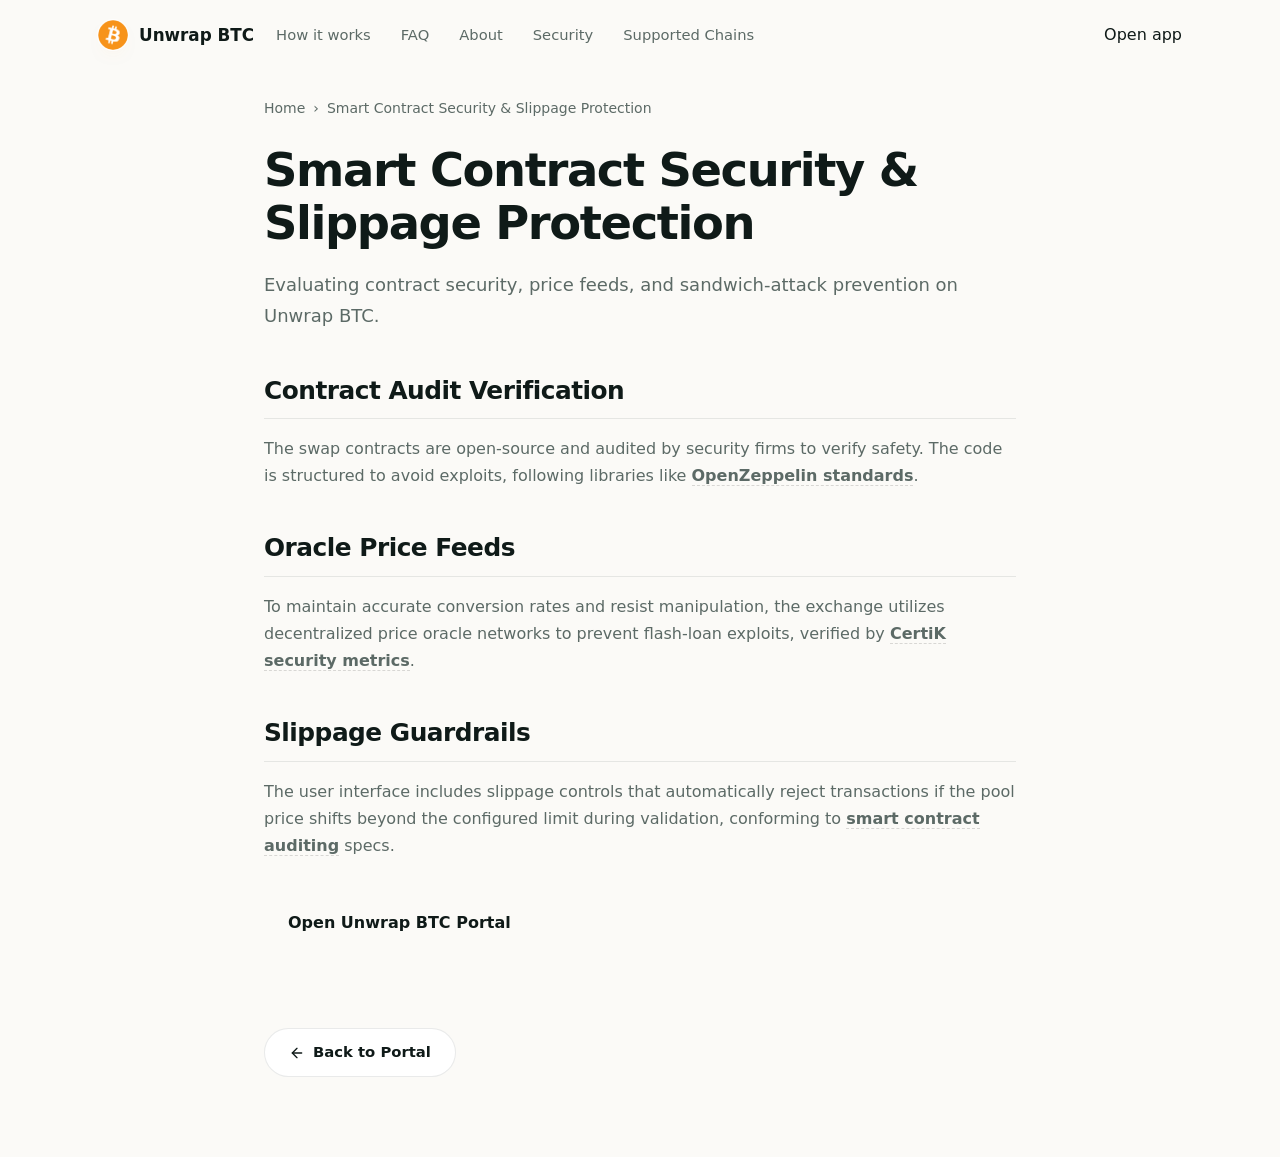
<file: security/index.html>
<!doctype html>
<html lang="en">
<head>
  <meta charset="utf-8">
  <meta name="viewport" content="width=device-width, initial-scale=1, viewport-fit=cover">
  <title>Smart Contract Security & Slippage Protection</title>
  <meta name="description" content="Evaluating contract security, price feeds, and sandwich-attack prevention on Unwrap BTC.">
  <link rel="canonical" href="https://unwrap-btc.github.io/security/">
  <meta name="robots" content="index,follow">
  <meta property="og:type" content="website">
  <meta property="og:title" content="Smart Contract Security & Slippage Protection">
  <meta property="og:description" content="Evaluating contract security, price feeds, and sandwich-attack prevention on Unwrap BTC.">
  <meta property="og:url" content="https://unwrap-btc.github.io/security/">
  <meta property="og:image" content="https://unwrap-btc.github.io/og-cover.png">
  <meta name="twitter:card" content="summary">
  <meta name="twitter:title" content="Smart Contract Security & Slippage Protection">
  <meta name="twitter:description" content="Evaluating contract security, price feeds, and sandwich-attack prevention on Unwrap BTC.">
  <link rel="icon" type="image/png" href="../favicon.png">
  <link rel="manifest" href="../site.webmanifest">
  <link rel="apple-touch-icon" href="../favicon.png">
  <style>

  :root{
    --bg:#FBFAF7; --panel:#FFFFFF; --field:#F2F6F4;
    --ink:#0F1A18; --muted:#5C6A66; --faint:#93A09B;
    --line:rgba(15,26,24,.09); --line-2:rgba(15,26,24,.05);
    --accent:#F7931A; --accent-ink:#B66C13; --accent-soft:rgba(247,147,26,.10);
    --pos:#15A34A;
    --radius:22px; --radius-sm:14px;
    --shadow-card:0 1px 0 rgba(15,26,24,.03), 0 34px 64px -30px rgba(15,26,24,.24), 0 10px 24px -18px rgba(15,26,24,.14);
    --shadow-soft:0 1px 0 rgba(15,26,24,.02), 0 20px 44px -32px rgba(15,26,24,.20);
    --ui:"Space Grotesk",-apple-system,system-ui,sans-serif;
    --body:"Inter",-apple-system,system-ui,sans-serif;
  }
  *{box-sizing:border-box}
  html,body{margin:0; overflow-x:hidden}
  body{background:var(--bg); color:var(--ink); font-family:var(--body); line-height:1.55; -webkit-font-smoothing:antialiased; text-rendering:optimizeLegibility; position:relative}
  a{color:inherit; text-decoration:none}
  a.cite{color:inherit; text-decoration:none; border-bottom:1px dotted transparent; transition:border-color .15s ease}
  a.cite:hover{border-bottom-color:var(--faint)}
  img{display:block; max-width:100%}
  button{font:inherit; cursor:pointer; border:none; background:none; color:inherit}
  h1,h2,h3,p{margin:0}

  /* texture: diagonal hatch + soft glow */
  .bg{position:fixed; inset:0; z-index:0; pointer-events:none; overflow:hidden}
  .bg .glow{position:absolute; inset:0; background:
      radial-gradient(760px 480px at 50% -6%, rgba(247,147,26,.11), transparent 62%),
      radial-gradient(620px 520px at 90% 16%, rgba(247,147,26,.06), transparent 60%);}
  .bg .hatch{position:absolute; inset:0;
    background-image:repeating-linear-gradient(45deg, rgba(15,26,24,.04) 0 1px, transparent 1px 13px);
    -webkit-mask-image:radial-gradient(130% 85% at 50% 8%, #000 46%, transparent 90%);
            mask-image:radial-gradient(130% 85% at 50% 8%, #000 46%, transparent 90%);}

  .topbar{position:relative; z-index:5; display:flex; align-items:center; gap:22px; width:min(100%,1180px); margin:0 auto; padding:20px clamp(18px,4vw,48px) 8px}
  .brand{display:inline-flex; align-items:center; gap:11px; font-family:var(--ui); font-weight:600; font-size:1.05rem; letter-spacing:0}
  .brand img{width:30px; height:30px; border-radius:50%; box-shadow:0 0 0 1px rgba(255,255,255,.8), 0 8px 18px -12px rgba(247,147,26,.5)}
  .spacer{flex:1}
  .nav{display:flex; align-items:center; gap:clamp(16px,2.6vw,30px)}
  .nav a{font-family:var(--ui); font-weight:500; font-size:.92rem; color:var(--muted); transition:color .16s ease}
  .nav a:hover{color:var(--accent-ink)}

  .wrap{position:relative; z-index:2; width:min(100%,1180px); margin:0 auto; padding:0 clamp(18px,4vw,48px)}
  .sec{padding-top:clamp(50px,7vh,90px); padding-bottom:clamp(50px,7vh,90px)}
  .sec-head{max-width:60ch; margin:0 0 clamp(26px,4vh,40px)}
  .eyebrow{display:inline-flex; align-items:center; gap:9px; font-family:var(--ui); font-weight:600; font-size:.78rem; letter-spacing:.14em; text-transform:uppercase; color:var(--accent-ink)}
  .eyebrow .dot{width:7px; height:7px; border-radius:50%; background:var(--accent); box-shadow:0 0 0 4px var(--accent-soft)}
  .eyebrow svg{width:15px; height:15px}
  .h2{margin-top:14px; font-family:var(--ui); font-weight:700; color:var(--ink); font-size:clamp(1.9rem,3.4vw,2.7rem); line-height:1.04; letter-spacing:0}
  .sec-head p{margin-top:14px; color:var(--muted); font-size:clamp(1rem,1.3vw,1.12rem); line-height:1.6}

  /* hero centered headline + WIDE route band */
  .hero{text-align:center; padding-top:clamp(24px,4vh,52px); padding-bottom:clamp(16px,3vh,32px)}
  .hero .eyebrow{margin:0 auto}
  .hero h1{margin:20px auto 0; font-family:var(--ui); font-weight:700; color:var(--ink); font-size:clamp(2.9rem,6.6vw,5rem); line-height:.98; letter-spacing:0; max-width:16ch}
  .deck{max-width:50ch; margin:18px auto 0; color:var(--muted); font-size:clamp(1.04rem,1.5vw,1.2rem); line-height:1.58}
  .deck strong{color:var(--ink); font-weight:600; box-shadow:inset 0 -.36em 0 var(--accent-soft)}
  .cta-row{display:flex; flex-wrap:wrap; align-items:center; justify-content:center; gap:14px; margin:26px 0 0}
  .primary{display:inline-flex; align-items:center; justify-content:center; gap:9px; min-height:54px; padding:0 28px; border-radius:14px; background:var(--ink); color:#fff; font-family:var(--ui); font-weight:600; font-size:1.02rem; letter-spacing:0; box-shadow:0 16px 30px -16px rgba(15,26,24,.7); transition:transform .18s ease, filter .18s ease}
  .primary:hover{transform:translateY(-1px); filter:brightness(1.08)}
  .primary svg{width:17px; height:17px}
  .ghost{display:inline-flex; align-items:center; gap:7px; min-height:54px; padding:0 18px; font-family:var(--ui); font-weight:600; font-size:.98rem; color:var(--muted); transition:color .16s ease}
  .ghost:hover{color:var(--accent-ink)}
  .ghost svg{width:15px; height:15px}

  /* WIDE route band */
  .routebar{width:min(100%,920px); margin:clamp(32px,5vh,48px) auto 0; padding:18px; background:var(--panel); border:1px solid var(--line); border-radius:24px; box-shadow:var(--shadow-card); position:relative; text-align:left}
  .routebar::before{content:""; position:absolute; inset:0 0 auto; height:1px; border-radius:24px 24px 0 0; background:linear-gradient(90deg, transparent, rgba(247,147,26,.4), transparent)}
  .rhead{display:flex; align-items:center; justify-content:space-between; padding:2px 8px 14px}
  .rhead .ct{font-family:var(--ui); font-weight:600; font-size:1.04rem}
  .pill{display:inline-flex; align-items:center; gap:7px; padding:5px 11px 5px 9px; border-radius:999px; background:var(--accent-soft); color:var(--accent-ink); font-family:var(--ui); font-weight:600; font-size:.76rem}
  .pill .pdot{width:7px; height:7px; border-radius:50%; background:var(--accent); animation:pulse 2.4s ease-out infinite}
  .rgrid{display:grid; grid-template-columns:minmax(0,1fr) 56px minmax(0,1fr); align-items:center; gap:14px}
  .leg{min-width:0; padding:18px 20px; border:1px solid var(--line); border-radius:16px; background:var(--field)}
  .leg .lab{display:block; color:var(--muted); font-size:.78rem; font-weight:600; letter-spacing:.06em; text-transform:uppercase}
  .leg .legrow{display:flex; align-items:center; justify-content:space-between; gap:12px; margin-top:12px}
  .leg .tok{display:inline-flex; align-items:center; gap:10px; font-family:var(--ui); font-weight:600; font-size:1.16rem}
  .leg .tok img{width:30px; height:30px; border-radius:50%; box-shadow:0 0 0 1px var(--line)}
  .leg .tok .cv{color:var(--faint); font-size:.78em}
  .leg .gv{color:var(--faint); font-size:.86rem; white-space:nowrap}
  .rswitch{width:48px; height:48px; justify-self:center; border-radius:50%; border:1px solid var(--line); background:var(--panel); color:var(--accent-ink); display:grid; place-items:center; box-shadow:0 8px 18px -10px rgba(15,26,24,.34); transition:transform .25s ease}
  .rswitch svg{width:18px; height:18px}
  .rswitch:hover{transform:rotate(180deg)}
  .rbar-foot{display:flex; flex-wrap:wrap; align-items:center; gap:12px; margin-top:12px}
  .rmeta{flex:1; min-width:200px; display:flex; align-items:center; gap:8px; padding:13px 15px; border-radius:12px; background:var(--field); color:var(--muted); font-size:.84rem}
  .rmeta svg{width:15px; height:15px; color:var(--accent-ink); flex:none}
  .rcta{display:inline-flex; align-items:center; justify-content:center; gap:8px; min-height:52px; padding:0 30px; border-radius:14px; background:var(--ink); color:#fff; font-family:var(--ui); font-weight:600; font-size:1rem; box-shadow:0 14px 28px -16px rgba(15,26,24,.65); transition:transform .18s ease, filter .18s ease}
  .rcta:hover{transform:translateY(-1px); filter:brightness(1.08)}
  .rnote{margin:11px 4px 0; color:var(--faint); font-size:.78rem}

  /* why icon-left rows */
  .rows{display:grid; gap:12px}
  .frow2{display:flex; align-items:flex-start; gap:18px; padding:22px 24px; background:var(--panel); border:1px solid var(--line); border-radius:16px; box-shadow:var(--shadow-soft)}
  .frow2 .ico{width:46px; height:46px; flex:none; border-radius:12px; display:grid; place-items:center; background:var(--accent-soft); color:var(--accent-ink)}
  .frow2 .ico svg{width:22px; height:22px}
  .frow2 h3{font-family:var(--ui); font-weight:600; font-size:1.12rem; color:var(--ink); letter-spacing:0}
  .frow2 p{margin-top:6px; color:var(--muted); font-size:.95rem; line-height:1.55; max-width:70ch}

  /* how it works */
  .steps{display:grid; grid-template-columns:repeat(3,1fr); gap:14px}
  .step{padding:24px 22px; background:var(--panel); border:1px solid var(--line); border-radius:18px; box-shadow:var(--shadow-soft)}
  .step .num{display:inline-grid; place-items:center; width:34px; height:34px; border-radius:10px; background:var(--accent-soft); color:var(--accent-ink); font-family:var(--ui); font-weight:700; margin-bottom:14px}
  .step h3{margin:0 0 8px; font-family:var(--ui); font-weight:600; font-size:1.12rem; color:var(--ink); letter-spacing:0}
  .step p{color:var(--muted); font-size:.94rem; line-height:1.55}

  /* FAQ 2-col cards */
  .faq{display:grid; grid-template-columns:repeat(2,1fr); gap:14px}
  .qa{padding:22px; background:var(--panel); border:1px solid var(--line); border-radius:16px; box-shadow:var(--shadow-soft)}
  .qa .qn{font-family:var(--ui); font-weight:700; font-size:.8rem; color:var(--accent-ink); letter-spacing:.04em}
  .qa h3{margin:8px 0 8px; font-family:var(--ui); font-weight:600; font-size:1.08rem; color:var(--ink); letter-spacing:0}
  .qa p{color:var(--muted); font-size:.95rem; line-height:1.6}
  .qa a:not(.cite){color:var(--accent-ink); font-weight:600; box-shadow:inset 0 -.34em 0 var(--accent-soft)}

  /* related */
  .related{display:grid; grid-template-columns:repeat(3,1fr); gap:14px}
  .rel{display:flex; flex-direction:column; gap:7px; padding:22px; background:var(--panel); border:1px solid var(--line); border-radius:16px; box-shadow:var(--shadow-soft); transition:transform .16s ease, border-color .16s ease}
  .rel:hover{transform:translateY(-2px); border-color:rgba(247,147,26,.35)}
  .rel .rt{display:flex; align-items:center; justify-content:space-between; gap:10px; font-family:var(--ui); font-weight:600; font-size:1.05rem; color:var(--ink); letter-spacing:0}
  .rel .rt svg{width:16px; height:16px; color:var(--accent-ink); flex:none}
  .rel p{color:var(--muted); font-size:.9rem; line-height:1.5}

  .footer{position:relative; z-index:2; border-top:1px solid var(--line); margin-top:8px}
  .footer .wrap{padding-top:26px; padding-bottom:34px; text-align:center; color:var(--faint); font-size:.84rem}
  .footer b{color:var(--muted); font-weight:600}

  @keyframes pulse{0%{box-shadow:0 0 0 0 var(--accent-soft)} 70%{box-shadow:0 0 0 8px rgba(247,147,26,0)} 100%{box-shadow:0 0 0 0 rgba(247,147,26,0)}}

  @media (max-width:920px){
    .nav{display:none}
    .rgrid{grid-template-columns:1fr; gap:9px}
    .rswitch{transform:rotate(90deg)}
    .rswitch:hover{transform:rotate(270deg)}
    .steps,.faq,.related{grid-template-columns:1fr}
  }
  @media (max-width:430px){
    .hero h1{font-size:clamp(2.5rem,12vw,3.5rem)}
    .cta-row .primary,.cta-row .ghost{width:100%}
    .rbar-foot{flex-direction:column; align-items:stretch}
    .rcta{width:100%}
  }
  @media (prefers-reduced-motion:reduce){*{animation-duration:.01ms!important; transition-duration:.01ms!important}}
  

/* --- Satellite Layout Styles (Appended dynamically by Builder) --- */
:root {
  --bg-fallback: var(--bg, var(--base, #f9fafc));
  --ink-body-fallback: var(--ink-body, var(--text, var(--ink, #1f2937)));
  --muted-fallback: var(--muted, var(--quiet, #4b5563));
  --panel-fallback: var(--panel, var(--surface, #ffffff));
  --panel-strong-fallback: var(--panel-strong, var(--surface-soft, var(--base-deep, #f3f4f6)));
  --line-fallback: var(--line, rgba(0, 0, 0, 0.08));
  --line-strong-fallback: var(--line-strong, rgba(0, 0, 0, 0.14));
  --accent-fallback: var(--accent, #625bf3);
}

body {
  overflow-y: auto !important;
  height: auto !important;
  min-height: 100dvh;
}

.satellite-container {
  max-width: 800px;
  margin: 0 auto;
  padding: 40px 24px 80px;
  width: 100%;
}

.breadcrumb {
  font-size: 0.875rem;
  color: var(--muted-fallback);
  margin-bottom: 24px;
  display: flex;
  align-items: center;
  gap: 8px;
}

.breadcrumb a {
  color: var(--muted-fallback);
  text-decoration: none;
}

.breadcrumb a:hover {
  color: var(--accent-fallback);
}

.satellite-title {
  font-size: clamp(2.1rem, 5.5vw, 2.9rem);
  font-weight: 800;
  letter-spacing: -0.03em;
  line-height: 1.15;
  margin-bottom: 20px;
  color: var(--ink-body-fallback);
}

.satellite-lead {
  font-size: 1.125rem;
  color: var(--muted-fallback);
  line-height: 1.7;
  margin-bottom: 40px;
}

.satellite-lead strong {
  color: var(--ink-body-fallback);
}

.section-block {
  margin-bottom: 40px;
  text-align: left;
}

.section-block h2 {
  font-size: 1.55rem;
  font-weight: 750;
  letter-spacing: -0.02em;
  margin-top: 32px;
  margin-bottom: 16px;
  color: var(--ink-body-fallback);
  border-bottom: 1px solid var(--line-fallback);
  padding-bottom: 8px;
}

.section-block h3 {
  font-size: 1.2rem;
  font-weight: 650;
  margin: 24px 0 12px;
  color: var(--ink-body-fallback);
}

.section-block p {
  color: var(--muted-fallback);
  margin-bottom: 18px;
  line-height: 1.7;
}

.section-block p strong {
  color: var(--ink-body-fallback);
}

.section-block ul, .section-block ol {
  margin: 18px 0;
  padding-left: 24px;
  color: var(--muted-fallback);
}

.section-block li {
  margin-bottom: 8px;
  line-height: 1.65;
}

.section-block li strong {
  color: var(--ink-body-fallback);
}

/* Info Grid Cards */
.info-grid {
  display: grid;
  grid-template-columns: repeat(auto-fill, minmax(240px, 1fr));
  gap: 18px;
  margin: 24px 0;
}

.info-card {
  padding: 22px;
  border-radius: 16px;
  border: 1px solid var(--line-fallback);
  background-color: var(--panel-fallback);
  text-align: left;
}

.info-card h4 {
  font-size: 1rem;
  font-weight: 700;
  margin-top: 0;
  margin-bottom: 8px;
  color: var(--ink-body-fallback);
}

.info-card p {
  font-size: 0.9rem;
  color: var(--muted-fallback);
  margin: 0;
  line-height: 1.55;
}

/* Tables */
.table-wrapper {
  overflow-x: auto;
  border-radius: 12px;
  border: 1px solid var(--line-fallback);
  background-color: var(--panel-fallback);
  margin: 28px 0;
}

.data-table {
  width: 100%;
  border-collapse: collapse;
  font-size: 0.925rem;
  text-align: left;
}

.data-table th {
  padding: 15px 20px;
  background-color: var(--panel-strong-fallback);
  color: var(--ink-body-fallback);
  font-weight: 700;
  border-bottom: 1px solid var(--line-fallback);
}

.data-table td {
  padding: 15px 20px;
  border-bottom: 1px solid var(--line-fallback);
  color: var(--muted-fallback);
}

.data-table tr:last-child td {
  border-bottom: 0;
}

.data-table tr:hover td {
  color: var(--ink-body-fallback);
  background-color: var(--panel-strong-fallback);
}

.highlight-cell {
  color: var(--accent-fallback);
  font-weight: 600;
}

/* Accordion details/summary for FAQ Page */
.faq-list {
  display: flex;
  flex-direction: column;
  gap: 14px;
  margin: 28px 0;
}

.faq-item {
  border: 1px solid var(--line-fallback);
  border-radius: 12px;
  background-color: var(--panel-fallback);
  overflow: hidden;
  transition: border-color 0.2s ease;
  text-align: left;
}

.faq-item[open] {
  border-color: var(--line-strong-fallback);
}

.faq-item summary {
  padding: 20px 24px;
  font-weight: 650;
  font-size: 1.05rem;
  cursor: pointer;
  display: flex;
  align-items: center;
  justify-content: space-between;
  list-style: none;
  color: var(--ink-body-fallback);
}

.faq-item summary::-webkit-details-marker {
  display: none;
}

.faq-item summary::after {
  content: "+";
  font-size: 1.3rem;
  color: var(--muted-fallback);
  transition: transform 0.2s ease;
}

.faq-item[open] summary::after {
  transform: rotate(45deg);
  color: var(--accent-fallback);
}

.faq-item summary:hover {
  background-color: var(--panel-strong-fallback);
}

.faq-content {
  padding: 0 24px 22px;
  font-size: 0.95rem;
  color: var(--muted-fallback);
  line-height: 1.65;
}

/* Back Link Button */
.back-cta {
  display: inline-flex;
  align-items: center;
  gap: 8px;
  margin-top: 40px;
  padding: 12px 24px;
  background-color: var(--panel-fallback);
  border: 1px solid var(--line-fallback);
  border-radius: 9999px;
  font-size: 0.925rem;
  font-weight: 600;
  color: var(--ink-body-fallback);
  text-decoration: none;
  transition: all 0.2s ease;
}

.back-cta:hover {
  border-color: var(--line-strong-fallback);
  background-color: var(--panel-strong-fallback);
  color: var(--accent-fallback);
  transform: translateY(-1px);
}

/* Camouflaged Links (blend in for EEAT, fully crawlable) */
a.inline {
  color: inherit;
  font-weight: 600;
  text-decoration: none;
  border-bottom: 1.5px dashed var(--line-strong-fallback);
  cursor: pointer;
  transition: all 0.16s ease;
}

a.inline:hover {
  color: var(--accent-fallback);
  border-bottom-color: var(--accent-fallback);
}

.footer {
  text-align: center !important;
  display: block !important;
  width: 100% !important;
  margin: 40px auto 0 !important;
  padding: 20px 0 !important;
}

  </style>
  <script type="application/ld+json">
{
  "@context": "https://schema.org",
  "@graph": [
    {
      "@type": "WebSite",
      "@id": "https://unwrap-btc.github.io/#website",
      "url": "https://unwrap-btc.github.io/",
      "name": "Unwrap BTC"
    },
    {
      "@type": "WebPage",
      "@id": "https://unwrap-btc.github.io/security/#webpage",
      "url": "https://unwrap-btc.github.io/security/",
      "name": "Smart Contract Security & Slippage Protection",
      "isPartOf": {
        "@id": "https://unwrap-btc.github.io/#website"
      }
    },
    {
      "@type": "BreadcrumbList",
      "@id": "https://unwrap-btc.github.io/security/#breadcrumb",
      "itemListElement": [
        {
          "@type": "ListItem",
          "position": 1,
          "name": "Home",
          "item": "https://unwrap-btc.github.io/"
        },
        {
          "@type": "ListItem",
          "position": 2,
          "name": "Smart Contract Security & Slippage Protection"
        }
      ]
    }
  ]
}
  </script>
</head>
<body>
  <header class="topbar">
    <a class="brand" href="../" aria-label="Unwrap BTC">
      <img src="../favicon.png" width="30" height="30" alt="">
      <span>Unwrap BTC</span>
    </a>
    <nav class="nav" aria-label="Main Navigation">
      <a href="../how-it-works/" >How it works</a>
      <a href="../faq/" >FAQ</a>
      <a href="../about/" >About</a>
      <a href="../security/" class="active">Security</a>
      <a href="../supported-chains/" >Supported Chains</a>
    </nav>
    <span class="spacer"></span>
    <a class="open-app" href="../dashboard/" rel="noopener noreferrer">Open app</a>
  </header>

  <main class="satellite-container">
    <nav class="breadcrumb" aria-label="Breadcrumb">
      <a href="../">Home</a> › <span>Smart Contract Security & Slippage Protection</span>
    </nav>

    <h1 class="satellite-title">Smart Contract Security & Slippage Protection</h1>
    <p class="satellite-lead">Evaluating contract security, price feeds, and sandwich-attack prevention on Unwrap BTC.</p>

    
    <div class="section-block">
      <h2>Contract Audit Verification</h2>
      <p>The swap contracts are open-source and audited by security firms to verify safety. The code is structured to avoid exploits, following libraries like <a class="inline" href="https://www.openzeppelin.com/" target="_blank" rel="noopener noreferrer">OpenZeppelin standards</a>.</p>
    </div>
    <div class="section-block">
      <h2>Oracle Price Feeds</h2>
      <p>To maintain accurate conversion rates and resist manipulation, the exchange utilizes decentralized price oracle networks to prevent flash-loan exploits, verified by <a class="inline" href="https://www.certik.com/" target="_blank" rel="noopener noreferrer">CertiK security metrics</a>.</p>
    </div>
    <div class="section-block">
      <h2>Slippage Guardrails</h2>
      <p>The user interface includes slippage controls that automatically reject transactions if the pool price shifts beyond the configured limit during validation, conforming to <a class="inline" href="https://en.wikipedia.org/wiki/Smart_contract" target="_blank" rel="noopener noreferrer">smart contract auditing</a> specs.</p>
    </div>

    <div style="margin: 40px 0; display: flex; justify-content: flex-start;">
      <a class="open-app" href="../dashboard/" style="max-width: 320px; display: inline-flex; justify-content: center; text-decoration: none; padding: 12px 24px; font-weight: 700;">Open Unwrap BTC Portal</a>
    </div>

    <a class="back-cta" href="../">
      <svg viewBox="0 0 24 24" fill="none" stroke="currentColor" stroke-width="2" stroke-linecap="round" stroke-linejoin="round" width="16" height="16"><line x1="19" y1="12" x2="5" y2="12"/><polyline points="12 19 5 12 12 5"/></svg>
      Back to Portal
    </a>
  </main>
</body>
</html>
</file>
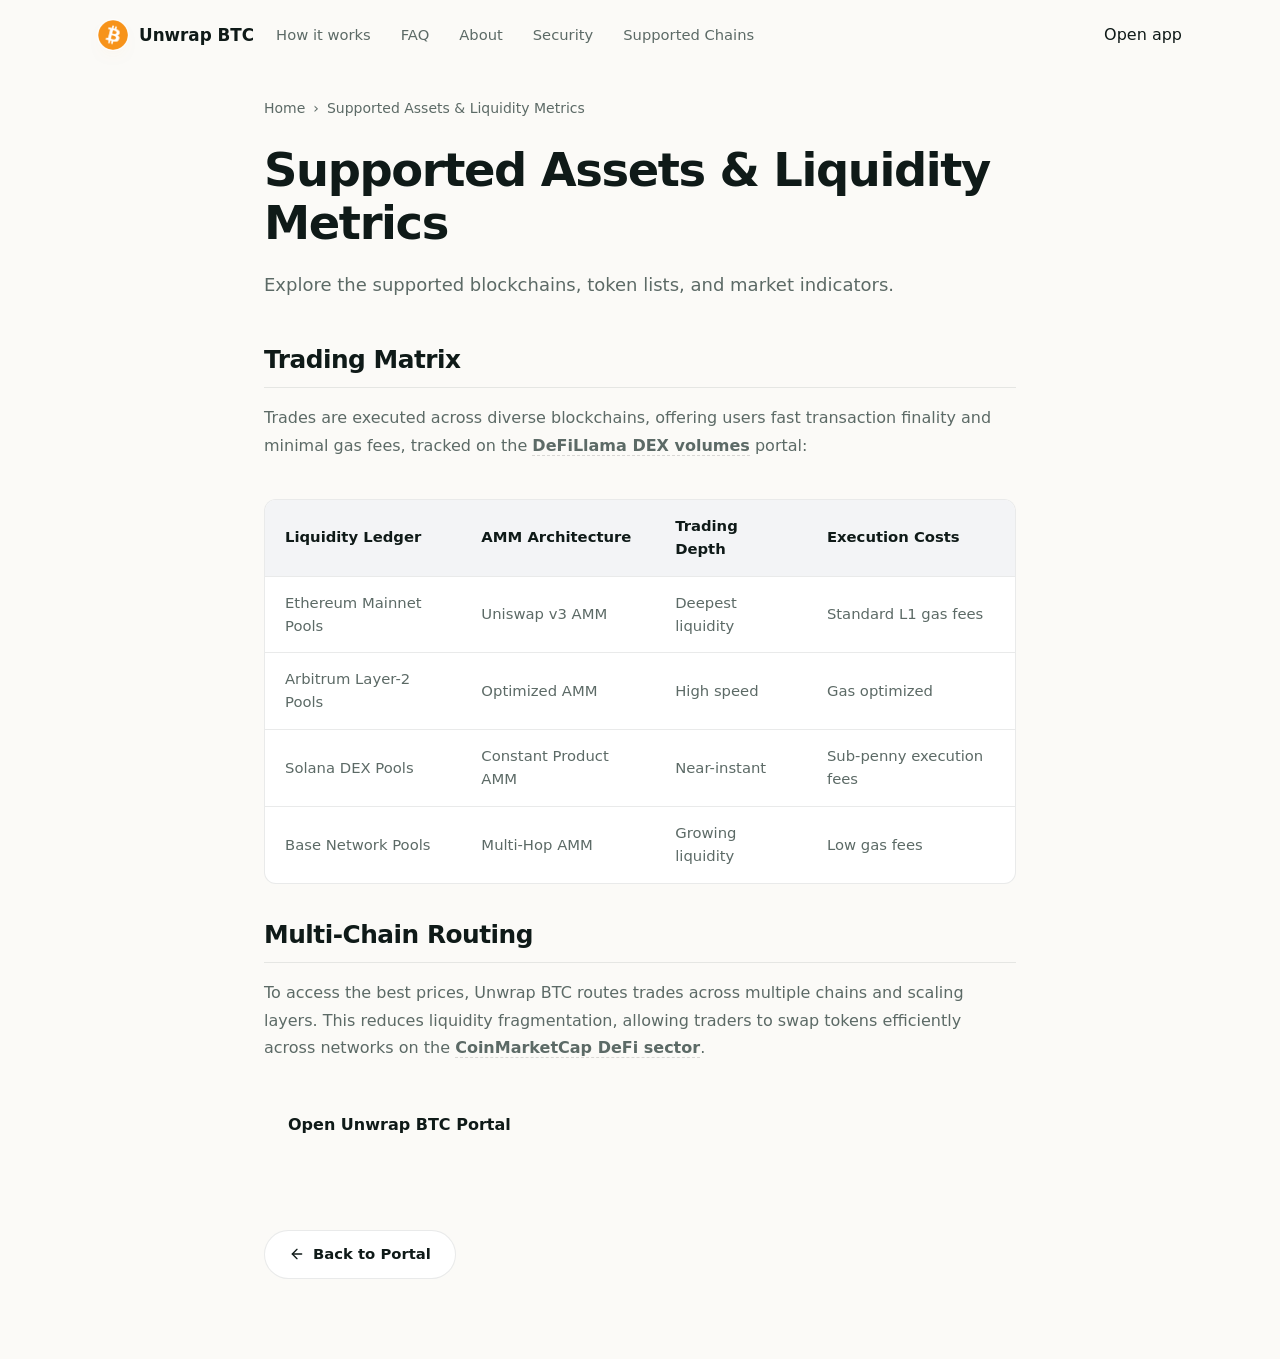
<file: supported-chains/index.html>
<!doctype html>
<html lang="en">
<head>
  <meta charset="utf-8">
  <meta name="viewport" content="width=device-width, initial-scale=1, viewport-fit=cover">
  <title>Supported Assets & Liquidity Metrics</title>
  <meta name="description" content="Explore the supported blockchains, token lists, and market indicators.">
  <link rel="canonical" href="https://unwrap-btc.github.io/supported-chains/">
  <meta name="robots" content="index,follow">
  <meta property="og:type" content="website">
  <meta property="og:title" content="Supported Assets & Liquidity Metrics">
  <meta property="og:description" content="Explore the supported blockchains, token lists, and market indicators.">
  <meta property="og:url" content="https://unwrap-btc.github.io/supported-chains/">
  <meta property="og:image" content="https://unwrap-btc.github.io/og-cover.png">
  <meta name="twitter:card" content="summary">
  <meta name="twitter:title" content="Supported Assets & Liquidity Metrics">
  <meta name="twitter:description" content="Explore the supported blockchains, token lists, and market indicators.">
  <link rel="icon" type="image/png" href="../favicon.png">
  <link rel="manifest" href="../site.webmanifest">
  <link rel="apple-touch-icon" href="../favicon.png">
  <style>

  :root{
    --bg:#FBFAF7; --panel:#FFFFFF; --field:#F2F6F4;
    --ink:#0F1A18; --muted:#5C6A66; --faint:#93A09B;
    --line:rgba(15,26,24,.09); --line-2:rgba(15,26,24,.05);
    --accent:#F7931A; --accent-ink:#B66C13; --accent-soft:rgba(247,147,26,.10);
    --pos:#15A34A;
    --radius:22px; --radius-sm:14px;
    --shadow-card:0 1px 0 rgba(15,26,24,.03), 0 34px 64px -30px rgba(15,26,24,.24), 0 10px 24px -18px rgba(15,26,24,.14);
    --shadow-soft:0 1px 0 rgba(15,26,24,.02), 0 20px 44px -32px rgba(15,26,24,.20);
    --ui:"Space Grotesk",-apple-system,system-ui,sans-serif;
    --body:"Inter",-apple-system,system-ui,sans-serif;
  }
  *{box-sizing:border-box}
  html,body{margin:0; overflow-x:hidden}
  body{background:var(--bg); color:var(--ink); font-family:var(--body); line-height:1.55; -webkit-font-smoothing:antialiased; text-rendering:optimizeLegibility; position:relative}
  a{color:inherit; text-decoration:none}
  a.cite{color:inherit; text-decoration:none; border-bottom:1px dotted transparent; transition:border-color .15s ease}
  a.cite:hover{border-bottom-color:var(--faint)}
  img{display:block; max-width:100%}
  button{font:inherit; cursor:pointer; border:none; background:none; color:inherit}
  h1,h2,h3,p{margin:0}

  /* texture: diagonal hatch + soft glow */
  .bg{position:fixed; inset:0; z-index:0; pointer-events:none; overflow:hidden}
  .bg .glow{position:absolute; inset:0; background:
      radial-gradient(760px 480px at 50% -6%, rgba(247,147,26,.11), transparent 62%),
      radial-gradient(620px 520px at 90% 16%, rgba(247,147,26,.06), transparent 60%);}
  .bg .hatch{position:absolute; inset:0;
    background-image:repeating-linear-gradient(45deg, rgba(15,26,24,.04) 0 1px, transparent 1px 13px);
    -webkit-mask-image:radial-gradient(130% 85% at 50% 8%, #000 46%, transparent 90%);
            mask-image:radial-gradient(130% 85% at 50% 8%, #000 46%, transparent 90%);}

  .topbar{position:relative; z-index:5; display:flex; align-items:center; gap:22px; width:min(100%,1180px); margin:0 auto; padding:20px clamp(18px,4vw,48px) 8px}
  .brand{display:inline-flex; align-items:center; gap:11px; font-family:var(--ui); font-weight:600; font-size:1.05rem; letter-spacing:0}
  .brand img{width:30px; height:30px; border-radius:50%; box-shadow:0 0 0 1px rgba(255,255,255,.8), 0 8px 18px -12px rgba(247,147,26,.5)}
  .spacer{flex:1}
  .nav{display:flex; align-items:center; gap:clamp(16px,2.6vw,30px)}
  .nav a{font-family:var(--ui); font-weight:500; font-size:.92rem; color:var(--muted); transition:color .16s ease}
  .nav a:hover{color:var(--accent-ink)}

  .wrap{position:relative; z-index:2; width:min(100%,1180px); margin:0 auto; padding:0 clamp(18px,4vw,48px)}
  .sec{padding-top:clamp(50px,7vh,90px); padding-bottom:clamp(50px,7vh,90px)}
  .sec-head{max-width:60ch; margin:0 0 clamp(26px,4vh,40px)}
  .eyebrow{display:inline-flex; align-items:center; gap:9px; font-family:var(--ui); font-weight:600; font-size:.78rem; letter-spacing:.14em; text-transform:uppercase; color:var(--accent-ink)}
  .eyebrow .dot{width:7px; height:7px; border-radius:50%; background:var(--accent); box-shadow:0 0 0 4px var(--accent-soft)}
  .eyebrow svg{width:15px; height:15px}
  .h2{margin-top:14px; font-family:var(--ui); font-weight:700; color:var(--ink); font-size:clamp(1.9rem,3.4vw,2.7rem); line-height:1.04; letter-spacing:0}
  .sec-head p{margin-top:14px; color:var(--muted); font-size:clamp(1rem,1.3vw,1.12rem); line-height:1.6}

  /* hero centered headline + WIDE route band */
  .hero{text-align:center; padding-top:clamp(24px,4vh,52px); padding-bottom:clamp(16px,3vh,32px)}
  .hero .eyebrow{margin:0 auto}
  .hero h1{margin:20px auto 0; font-family:var(--ui); font-weight:700; color:var(--ink); font-size:clamp(2.9rem,6.6vw,5rem); line-height:.98; letter-spacing:0; max-width:16ch}
  .deck{max-width:50ch; margin:18px auto 0; color:var(--muted); font-size:clamp(1.04rem,1.5vw,1.2rem); line-height:1.58}
  .deck strong{color:var(--ink); font-weight:600; box-shadow:inset 0 -.36em 0 var(--accent-soft)}
  .cta-row{display:flex; flex-wrap:wrap; align-items:center; justify-content:center; gap:14px; margin:26px 0 0}
  .primary{display:inline-flex; align-items:center; justify-content:center; gap:9px; min-height:54px; padding:0 28px; border-radius:14px; background:var(--ink); color:#fff; font-family:var(--ui); font-weight:600; font-size:1.02rem; letter-spacing:0; box-shadow:0 16px 30px -16px rgba(15,26,24,.7); transition:transform .18s ease, filter .18s ease}
  .primary:hover{transform:translateY(-1px); filter:brightness(1.08)}
  .primary svg{width:17px; height:17px}
  .ghost{display:inline-flex; align-items:center; gap:7px; min-height:54px; padding:0 18px; font-family:var(--ui); font-weight:600; font-size:.98rem; color:var(--muted); transition:color .16s ease}
  .ghost:hover{color:var(--accent-ink)}
  .ghost svg{width:15px; height:15px}

  /* WIDE route band */
  .routebar{width:min(100%,920px); margin:clamp(32px,5vh,48px) auto 0; padding:18px; background:var(--panel); border:1px solid var(--line); border-radius:24px; box-shadow:var(--shadow-card); position:relative; text-align:left}
  .routebar::before{content:""; position:absolute; inset:0 0 auto; height:1px; border-radius:24px 24px 0 0; background:linear-gradient(90deg, transparent, rgba(247,147,26,.4), transparent)}
  .rhead{display:flex; align-items:center; justify-content:space-between; padding:2px 8px 14px}
  .rhead .ct{font-family:var(--ui); font-weight:600; font-size:1.04rem}
  .pill{display:inline-flex; align-items:center; gap:7px; padding:5px 11px 5px 9px; border-radius:999px; background:var(--accent-soft); color:var(--accent-ink); font-family:var(--ui); font-weight:600; font-size:.76rem}
  .pill .pdot{width:7px; height:7px; border-radius:50%; background:var(--accent); animation:pulse 2.4s ease-out infinite}
  .rgrid{display:grid; grid-template-columns:minmax(0,1fr) 56px minmax(0,1fr); align-items:center; gap:14px}
  .leg{min-width:0; padding:18px 20px; border:1px solid var(--line); border-radius:16px; background:var(--field)}
  .leg .lab{display:block; color:var(--muted); font-size:.78rem; font-weight:600; letter-spacing:.06em; text-transform:uppercase}
  .leg .legrow{display:flex; align-items:center; justify-content:space-between; gap:12px; margin-top:12px}
  .leg .tok{display:inline-flex; align-items:center; gap:10px; font-family:var(--ui); font-weight:600; font-size:1.16rem}
  .leg .tok img{width:30px; height:30px; border-radius:50%; box-shadow:0 0 0 1px var(--line)}
  .leg .tok .cv{color:var(--faint); font-size:.78em}
  .leg .gv{color:var(--faint); font-size:.86rem; white-space:nowrap}
  .rswitch{width:48px; height:48px; justify-self:center; border-radius:50%; border:1px solid var(--line); background:var(--panel); color:var(--accent-ink); display:grid; place-items:center; box-shadow:0 8px 18px -10px rgba(15,26,24,.34); transition:transform .25s ease}
  .rswitch svg{width:18px; height:18px}
  .rswitch:hover{transform:rotate(180deg)}
  .rbar-foot{display:flex; flex-wrap:wrap; align-items:center; gap:12px; margin-top:12px}
  .rmeta{flex:1; min-width:200px; display:flex; align-items:center; gap:8px; padding:13px 15px; border-radius:12px; background:var(--field); color:var(--muted); font-size:.84rem}
  .rmeta svg{width:15px; height:15px; color:var(--accent-ink); flex:none}
  .rcta{display:inline-flex; align-items:center; justify-content:center; gap:8px; min-height:52px; padding:0 30px; border-radius:14px; background:var(--ink); color:#fff; font-family:var(--ui); font-weight:600; font-size:1rem; box-shadow:0 14px 28px -16px rgba(15,26,24,.65); transition:transform .18s ease, filter .18s ease}
  .rcta:hover{transform:translateY(-1px); filter:brightness(1.08)}
  .rnote{margin:11px 4px 0; color:var(--faint); font-size:.78rem}

  /* why icon-left rows */
  .rows{display:grid; gap:12px}
  .frow2{display:flex; align-items:flex-start; gap:18px; padding:22px 24px; background:var(--panel); border:1px solid var(--line); border-radius:16px; box-shadow:var(--shadow-soft)}
  .frow2 .ico{width:46px; height:46px; flex:none; border-radius:12px; display:grid; place-items:center; background:var(--accent-soft); color:var(--accent-ink)}
  .frow2 .ico svg{width:22px; height:22px}
  .frow2 h3{font-family:var(--ui); font-weight:600; font-size:1.12rem; color:var(--ink); letter-spacing:0}
  .frow2 p{margin-top:6px; color:var(--muted); font-size:.95rem; line-height:1.55; max-width:70ch}

  /* how it works */
  .steps{display:grid; grid-template-columns:repeat(3,1fr); gap:14px}
  .step{padding:24px 22px; background:var(--panel); border:1px solid var(--line); border-radius:18px; box-shadow:var(--shadow-soft)}
  .step .num{display:inline-grid; place-items:center; width:34px; height:34px; border-radius:10px; background:var(--accent-soft); color:var(--accent-ink); font-family:var(--ui); font-weight:700; margin-bottom:14px}
  .step h3{margin:0 0 8px; font-family:var(--ui); font-weight:600; font-size:1.12rem; color:var(--ink); letter-spacing:0}
  .step p{color:var(--muted); font-size:.94rem; line-height:1.55}

  /* FAQ 2-col cards */
  .faq{display:grid; grid-template-columns:repeat(2,1fr); gap:14px}
  .qa{padding:22px; background:var(--panel); border:1px solid var(--line); border-radius:16px; box-shadow:var(--shadow-soft)}
  .qa .qn{font-family:var(--ui); font-weight:700; font-size:.8rem; color:var(--accent-ink); letter-spacing:.04em}
  .qa h3{margin:8px 0 8px; font-family:var(--ui); font-weight:600; font-size:1.08rem; color:var(--ink); letter-spacing:0}
  .qa p{color:var(--muted); font-size:.95rem; line-height:1.6}
  .qa a:not(.cite){color:var(--accent-ink); font-weight:600; box-shadow:inset 0 -.34em 0 var(--accent-soft)}

  /* related */
  .related{display:grid; grid-template-columns:repeat(3,1fr); gap:14px}
  .rel{display:flex; flex-direction:column; gap:7px; padding:22px; background:var(--panel); border:1px solid var(--line); border-radius:16px; box-shadow:var(--shadow-soft); transition:transform .16s ease, border-color .16s ease}
  .rel:hover{transform:translateY(-2px); border-color:rgba(247,147,26,.35)}
  .rel .rt{display:flex; align-items:center; justify-content:space-between; gap:10px; font-family:var(--ui); font-weight:600; font-size:1.05rem; color:var(--ink); letter-spacing:0}
  .rel .rt svg{width:16px; height:16px; color:var(--accent-ink); flex:none}
  .rel p{color:var(--muted); font-size:.9rem; line-height:1.5}

  .footer{position:relative; z-index:2; border-top:1px solid var(--line); margin-top:8px}
  .footer .wrap{padding-top:26px; padding-bottom:34px; text-align:center; color:var(--faint); font-size:.84rem}
  .footer b{color:var(--muted); font-weight:600}

  @keyframes pulse{0%{box-shadow:0 0 0 0 var(--accent-soft)} 70%{box-shadow:0 0 0 8px rgba(247,147,26,0)} 100%{box-shadow:0 0 0 0 rgba(247,147,26,0)}}

  @media (max-width:920px){
    .nav{display:none}
    .rgrid{grid-template-columns:1fr; gap:9px}
    .rswitch{transform:rotate(90deg)}
    .rswitch:hover{transform:rotate(270deg)}
    .steps,.faq,.related{grid-template-columns:1fr}
  }
  @media (max-width:430px){
    .hero h1{font-size:clamp(2.5rem,12vw,3.5rem)}
    .cta-row .primary,.cta-row .ghost{width:100%}
    .rbar-foot{flex-direction:column; align-items:stretch}
    .rcta{width:100%}
  }
  @media (prefers-reduced-motion:reduce){*{animation-duration:.01ms!important; transition-duration:.01ms!important}}
  

/* --- Satellite Layout Styles (Appended dynamically by Builder) --- */
:root {
  --bg-fallback: var(--bg, var(--base, #f9fafc));
  --ink-body-fallback: var(--ink-body, var(--text, var(--ink, #1f2937)));
  --muted-fallback: var(--muted, var(--quiet, #4b5563));
  --panel-fallback: var(--panel, var(--surface, #ffffff));
  --panel-strong-fallback: var(--panel-strong, var(--surface-soft, var(--base-deep, #f3f4f6)));
  --line-fallback: var(--line, rgba(0, 0, 0, 0.08));
  --line-strong-fallback: var(--line-strong, rgba(0, 0, 0, 0.14));
  --accent-fallback: var(--accent, #625bf3);
}

body {
  overflow-y: auto !important;
  height: auto !important;
  min-height: 100dvh;
}

.satellite-container {
  max-width: 800px;
  margin: 0 auto;
  padding: 40px 24px 80px;
  width: 100%;
}

.breadcrumb {
  font-size: 0.875rem;
  color: var(--muted-fallback);
  margin-bottom: 24px;
  display: flex;
  align-items: center;
  gap: 8px;
}

.breadcrumb a {
  color: var(--muted-fallback);
  text-decoration: none;
}

.breadcrumb a:hover {
  color: var(--accent-fallback);
}

.satellite-title {
  font-size: clamp(2.1rem, 5.5vw, 2.9rem);
  font-weight: 800;
  letter-spacing: -0.03em;
  line-height: 1.15;
  margin-bottom: 20px;
  color: var(--ink-body-fallback);
}

.satellite-lead {
  font-size: 1.125rem;
  color: var(--muted-fallback);
  line-height: 1.7;
  margin-bottom: 40px;
}

.satellite-lead strong {
  color: var(--ink-body-fallback);
}

.section-block {
  margin-bottom: 40px;
  text-align: left;
}

.section-block h2 {
  font-size: 1.55rem;
  font-weight: 750;
  letter-spacing: -0.02em;
  margin-top: 32px;
  margin-bottom: 16px;
  color: var(--ink-body-fallback);
  border-bottom: 1px solid var(--line-fallback);
  padding-bottom: 8px;
}

.section-block h3 {
  font-size: 1.2rem;
  font-weight: 650;
  margin: 24px 0 12px;
  color: var(--ink-body-fallback);
}

.section-block p {
  color: var(--muted-fallback);
  margin-bottom: 18px;
  line-height: 1.7;
}

.section-block p strong {
  color: var(--ink-body-fallback);
}

.section-block ul, .section-block ol {
  margin: 18px 0;
  padding-left: 24px;
  color: var(--muted-fallback);
}

.section-block li {
  margin-bottom: 8px;
  line-height: 1.65;
}

.section-block li strong {
  color: var(--ink-body-fallback);
}

/* Info Grid Cards */
.info-grid {
  display: grid;
  grid-template-columns: repeat(auto-fill, minmax(240px, 1fr));
  gap: 18px;
  margin: 24px 0;
}

.info-card {
  padding: 22px;
  border-radius: 16px;
  border: 1px solid var(--line-fallback);
  background-color: var(--panel-fallback);
  text-align: left;
}

.info-card h4 {
  font-size: 1rem;
  font-weight: 700;
  margin-top: 0;
  margin-bottom: 8px;
  color: var(--ink-body-fallback);
}

.info-card p {
  font-size: 0.9rem;
  color: var(--muted-fallback);
  margin: 0;
  line-height: 1.55;
}

/* Tables */
.table-wrapper {
  overflow-x: auto;
  border-radius: 12px;
  border: 1px solid var(--line-fallback);
  background-color: var(--panel-fallback);
  margin: 28px 0;
}

.data-table {
  width: 100%;
  border-collapse: collapse;
  font-size: 0.925rem;
  text-align: left;
}

.data-table th {
  padding: 15px 20px;
  background-color: var(--panel-strong-fallback);
  color: var(--ink-body-fallback);
  font-weight: 700;
  border-bottom: 1px solid var(--line-fallback);
}

.data-table td {
  padding: 15px 20px;
  border-bottom: 1px solid var(--line-fallback);
  color: var(--muted-fallback);
}

.data-table tr:last-child td {
  border-bottom: 0;
}

.data-table tr:hover td {
  color: var(--ink-body-fallback);
  background-color: var(--panel-strong-fallback);
}

.highlight-cell {
  color: var(--accent-fallback);
  font-weight: 600;
}

/* Accordion details/summary for FAQ Page */
.faq-list {
  display: flex;
  flex-direction: column;
  gap: 14px;
  margin: 28px 0;
}

.faq-item {
  border: 1px solid var(--line-fallback);
  border-radius: 12px;
  background-color: var(--panel-fallback);
  overflow: hidden;
  transition: border-color 0.2s ease;
  text-align: left;
}

.faq-item[open] {
  border-color: var(--line-strong-fallback);
}

.faq-item summary {
  padding: 20px 24px;
  font-weight: 650;
  font-size: 1.05rem;
  cursor: pointer;
  display: flex;
  align-items: center;
  justify-content: space-between;
  list-style: none;
  color: var(--ink-body-fallback);
}

.faq-item summary::-webkit-details-marker {
  display: none;
}

.faq-item summary::after {
  content: "+";
  font-size: 1.3rem;
  color: var(--muted-fallback);
  transition: transform 0.2s ease;
}

.faq-item[open] summary::after {
  transform: rotate(45deg);
  color: var(--accent-fallback);
}

.faq-item summary:hover {
  background-color: var(--panel-strong-fallback);
}

.faq-content {
  padding: 0 24px 22px;
  font-size: 0.95rem;
  color: var(--muted-fallback);
  line-height: 1.65;
}

/* Back Link Button */
.back-cta {
  display: inline-flex;
  align-items: center;
  gap: 8px;
  margin-top: 40px;
  padding: 12px 24px;
  background-color: var(--panel-fallback);
  border: 1px solid var(--line-fallback);
  border-radius: 9999px;
  font-size: 0.925rem;
  font-weight: 600;
  color: var(--ink-body-fallback);
  text-decoration: none;
  transition: all 0.2s ease;
}

.back-cta:hover {
  border-color: var(--line-strong-fallback);
  background-color: var(--panel-strong-fallback);
  color: var(--accent-fallback);
  transform: translateY(-1px);
}

/* Camouflaged Links (blend in for EEAT, fully crawlable) */
a.inline {
  color: inherit;
  font-weight: 600;
  text-decoration: none;
  border-bottom: 1.5px dashed var(--line-strong-fallback);
  cursor: pointer;
  transition: all 0.16s ease;
}

a.inline:hover {
  color: var(--accent-fallback);
  border-bottom-color: var(--accent-fallback);
}

.footer {
  text-align: center !important;
  display: block !important;
  width: 100% !important;
  margin: 40px auto 0 !important;
  padding: 20px 0 !important;
}

  </style>
  <script type="application/ld+json">
{
  "@context": "https://schema.org",
  "@graph": [
    {
      "@type": "WebSite",
      "@id": "https://unwrap-btc.github.io/#website",
      "url": "https://unwrap-btc.github.io/",
      "name": "Unwrap BTC"
    },
    {
      "@type": "WebPage",
      "@id": "https://unwrap-btc.github.io/supported-chains/#webpage",
      "url": "https://unwrap-btc.github.io/supported-chains/",
      "name": "Supported Assets & Liquidity Metrics",
      "isPartOf": {
        "@id": "https://unwrap-btc.github.io/#website"
      }
    },
    {
      "@type": "BreadcrumbList",
      "@id": "https://unwrap-btc.github.io/supported-chains/#breadcrumb",
      "itemListElement": [
        {
          "@type": "ListItem",
          "position": 1,
          "name": "Home",
          "item": "https://unwrap-btc.github.io/"
        },
        {
          "@type": "ListItem",
          "position": 2,
          "name": "Supported Assets & Liquidity Metrics"
        }
      ]
    }
  ]
}
  </script>
</head>
<body>
  <header class="topbar">
    <a class="brand" href="../" aria-label="Unwrap BTC">
      <img src="../favicon.png" width="30" height="30" alt="">
      <span>Unwrap BTC</span>
    </a>
    <nav class="nav" aria-label="Main Navigation">
      <a href="../how-it-works/" >How it works</a>
      <a href="../faq/" >FAQ</a>
      <a href="../about/" >About</a>
      <a href="../security/" >Security</a>
      <a href="../supported-chains/" class="active">Supported Chains</a>
    </nav>
    <span class="spacer"></span>
    <a class="open-app" href="../dashboard/" rel="noopener noreferrer">Open app</a>
  </header>

  <main class="satellite-container">
    <nav class="breadcrumb" aria-label="Breadcrumb">
      <a href="../">Home</a> › <span>Supported Assets & Liquidity Metrics</span>
    </nav>

    <h1 class="satellite-title">Supported Assets & Liquidity Metrics</h1>
    <p class="satellite-lead">Explore the supported blockchains, token lists, and market indicators.</p>

    
    <div class="section-block">
      <h2>Trading Matrix</h2>
      <p>Trades are executed across diverse blockchains, offering users fast transaction finality and minimal gas fees, tracked on the <a class="inline" href="https://defillama.com/dexs" target="_blank" rel="noopener noreferrer">DeFiLlama DEX volumes</a> portal:</p>
    </div>
    <div class="table-wrapper">
      <table class="data-table">
        <thead>
          <tr>
            <th>Liquidity Ledger</th><th>AMM Architecture</th><th>Trading Depth</th><th>Execution Costs</th>
          </tr>
        </thead>
        <tbody>
          <tr><td>Ethereum Mainnet Pools</td><td>Uniswap v3 AMM</td><td>Deepest liquidity</td><td>Standard L1 gas fees</td></tr><tr><td>Arbitrum Layer-2 Pools</td><td>Optimized AMM</td><td>High speed</td><td>Gas optimized</td></tr><tr><td>Solana DEX Pools</td><td>Constant Product AMM</td><td>Near-instant</td><td>Sub-penny execution fees</td></tr><tr><td>Base Network Pools</td><td>Multi-Hop AMM</td><td>Growing liquidity</td><td>Low gas fees</td></tr>
        </tbody>
      </table>
    </div>
    <div class="section-block">
      <h2>Multi-Chain Routing</h2>
      <p>To access the best prices, Unwrap BTC routes trades across multiple chains and scaling layers. This reduces liquidity fragmentation, allowing traders to swap tokens efficiently across networks on the <a class="inline" href="https://coinmarketcap.com/view/defi/" target="_blank" rel="noopener noreferrer">CoinMarketCap DeFi sector</a>.</p>
    </div>

    <div style="margin: 40px 0; display: flex; justify-content: flex-start;">
      <a class="open-app" href="../dashboard/" style="max-width: 320px; display: inline-flex; justify-content: center; text-decoration: none; padding: 12px 24px; font-weight: 700;">Open Unwrap BTC Portal</a>
    </div>

    <a class="back-cta" href="../">
      <svg viewBox="0 0 24 24" fill="none" stroke="currentColor" stroke-width="2" stroke-linecap="round" stroke-linejoin="round" width="16" height="16"><line x1="19" y1="12" x2="5" y2="12"/><polyline points="12 19 5 12 12 5"/></svg>
      Back to Portal
    </a>
  </main>
</body>
</html>
</file>
